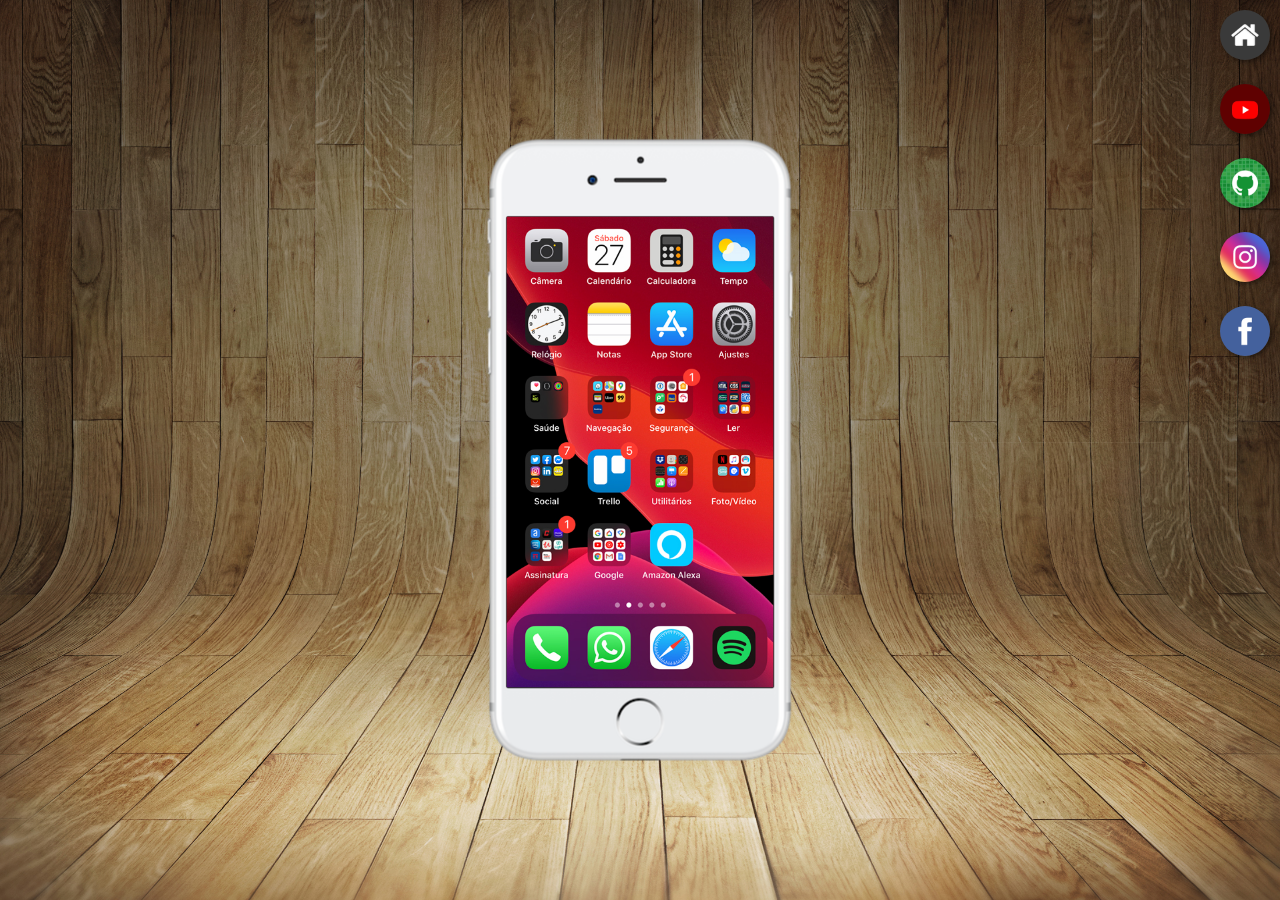
<file: index.html>
<!DOCTYPE html>
<html lang="pt-br">
<head>
    <meta charset="UTF-8">
    <meta http-equiv="X-UA-Compatible" content="IE=edge">
    <link rel="shortcut icon" href="favicon.ico" type="image/x-icon">
    <meta name="viewport" content="width=device-width, initial-scale=1.0">
    <link rel="stylesheet" href="estilos/style.css">
    <title>Projeto Redes Sociais</title>
</head>
<body>
    <main>
        <section id="telefone">
            <iframe src="home.html" name="tela" id="tela" frameborder="0"></iframe>
        </section>
        <section id="redes-sociais">
            <a href="home.html" target="tela"><img src="imagens/logo-home.jpg" alt="Home"></a><br>
            <a href="youtube.html" target="tela"><img src="imagens/logo-youtube.jpg" alt="YouTube"></a><br>
            <a href="github.html" target="tela"><img src="imagens/logo-github.jpg" alt="GitHub"></a><br>
            <a href="instagram.html" target="tela"><img src="imagens/logo-instagram.jpg" alt="Instagram"></a><br>
            <a href="facebook.html" target="tela"><img src="imagens/logo-facebook.jpg" alt="Facebook"></a>
        </section>
    </main>
</body>
</html>
</file>
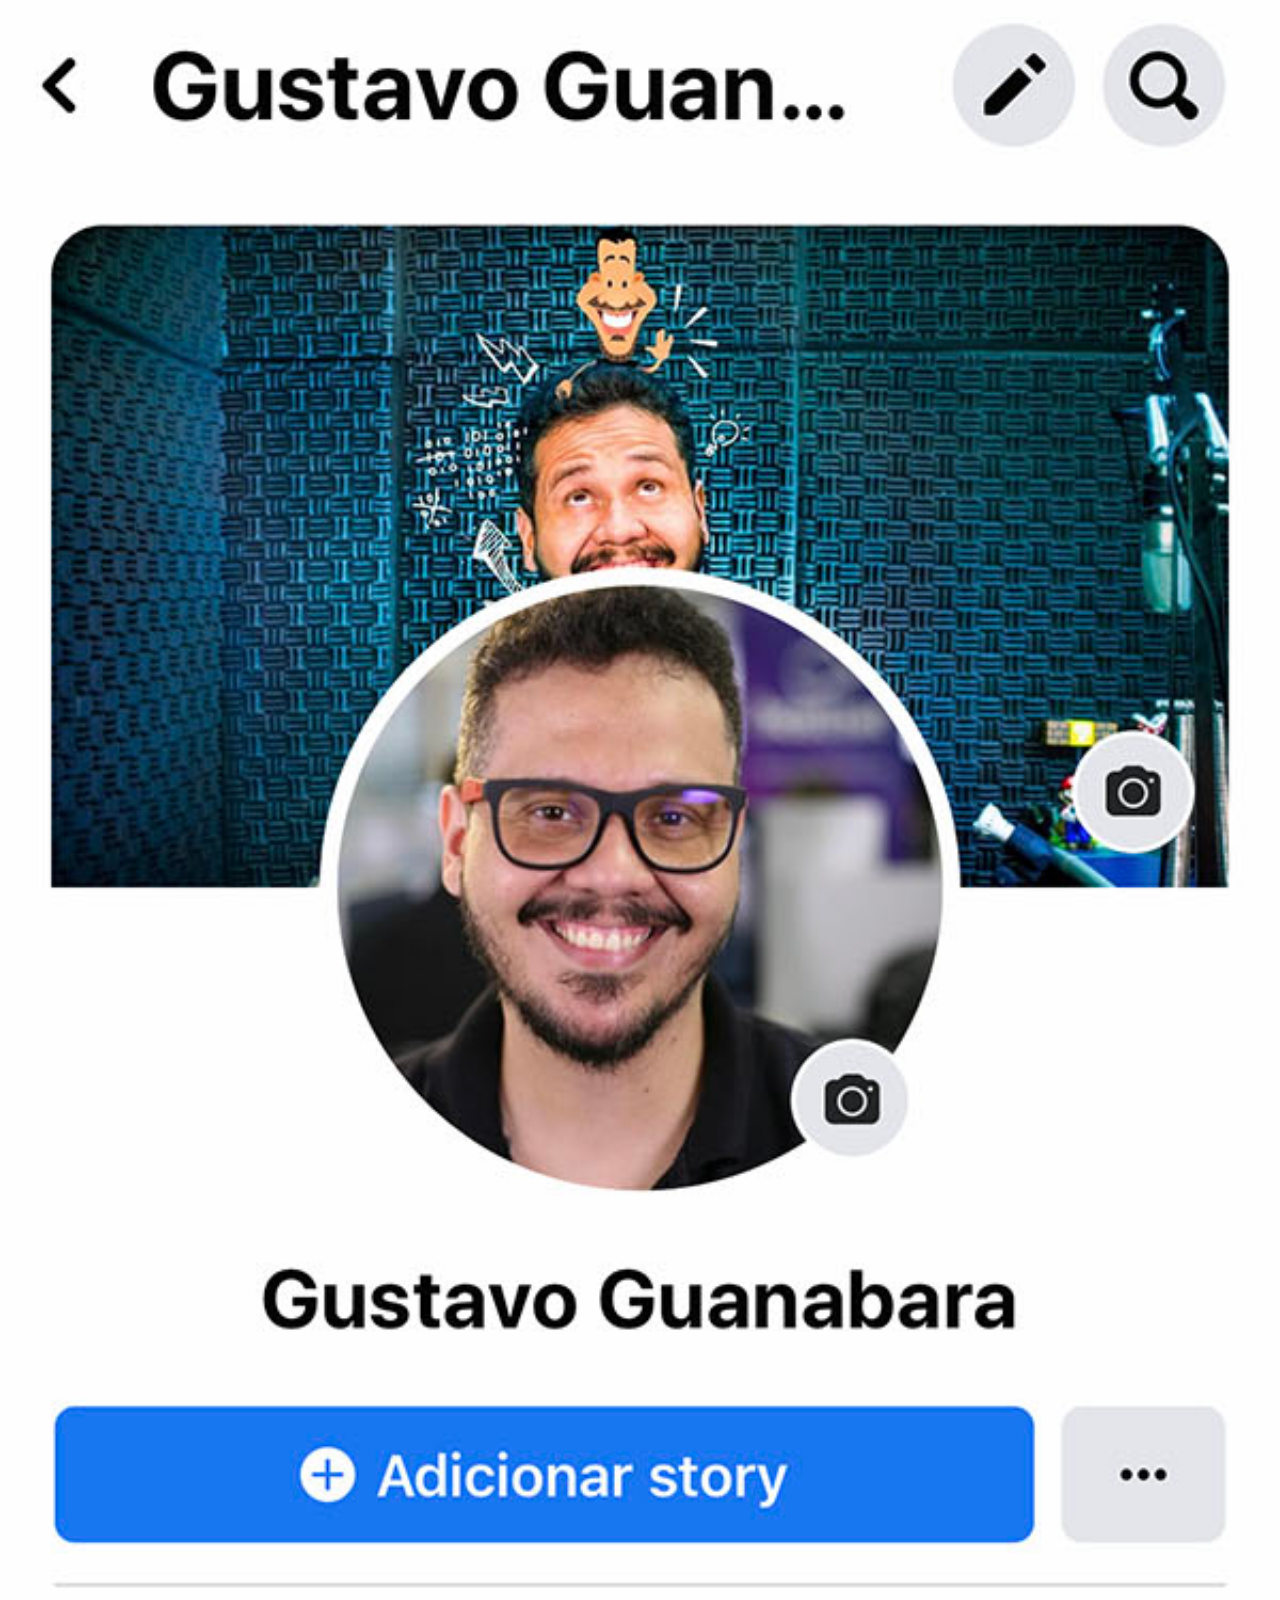
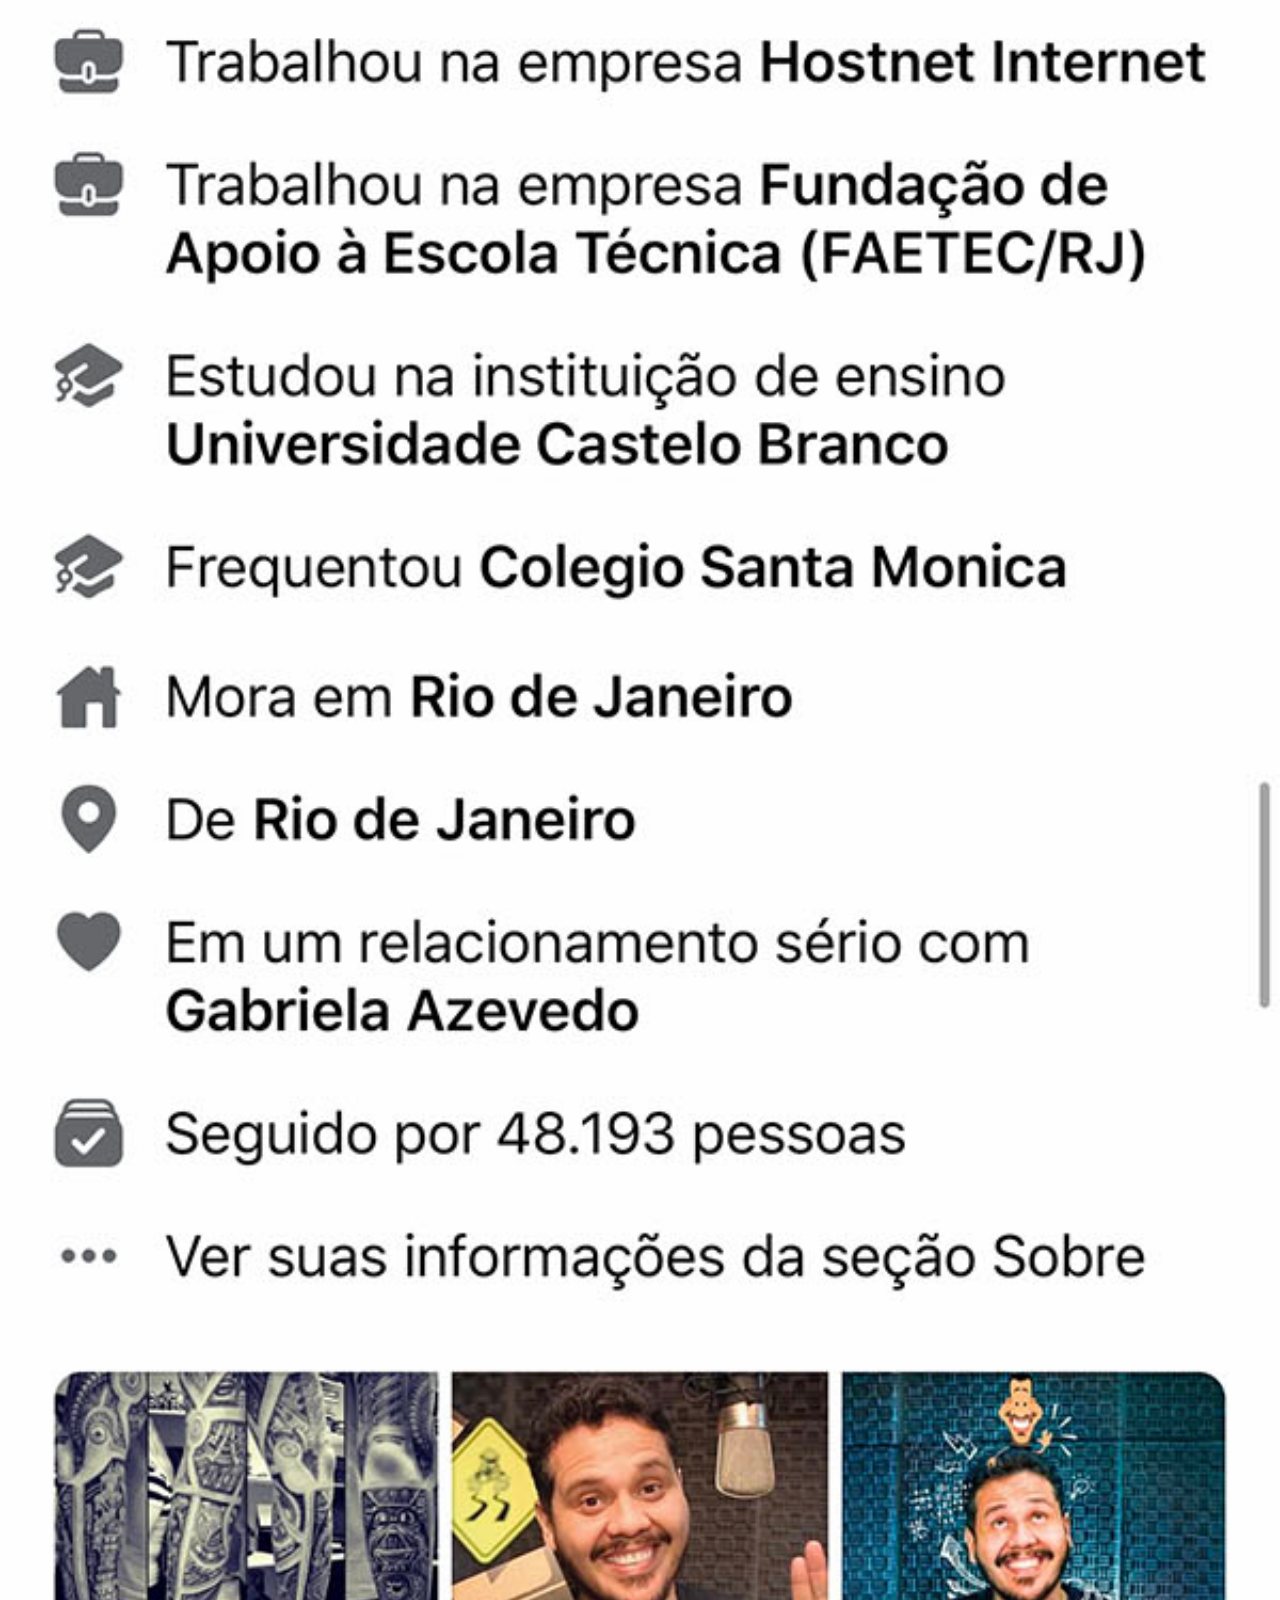
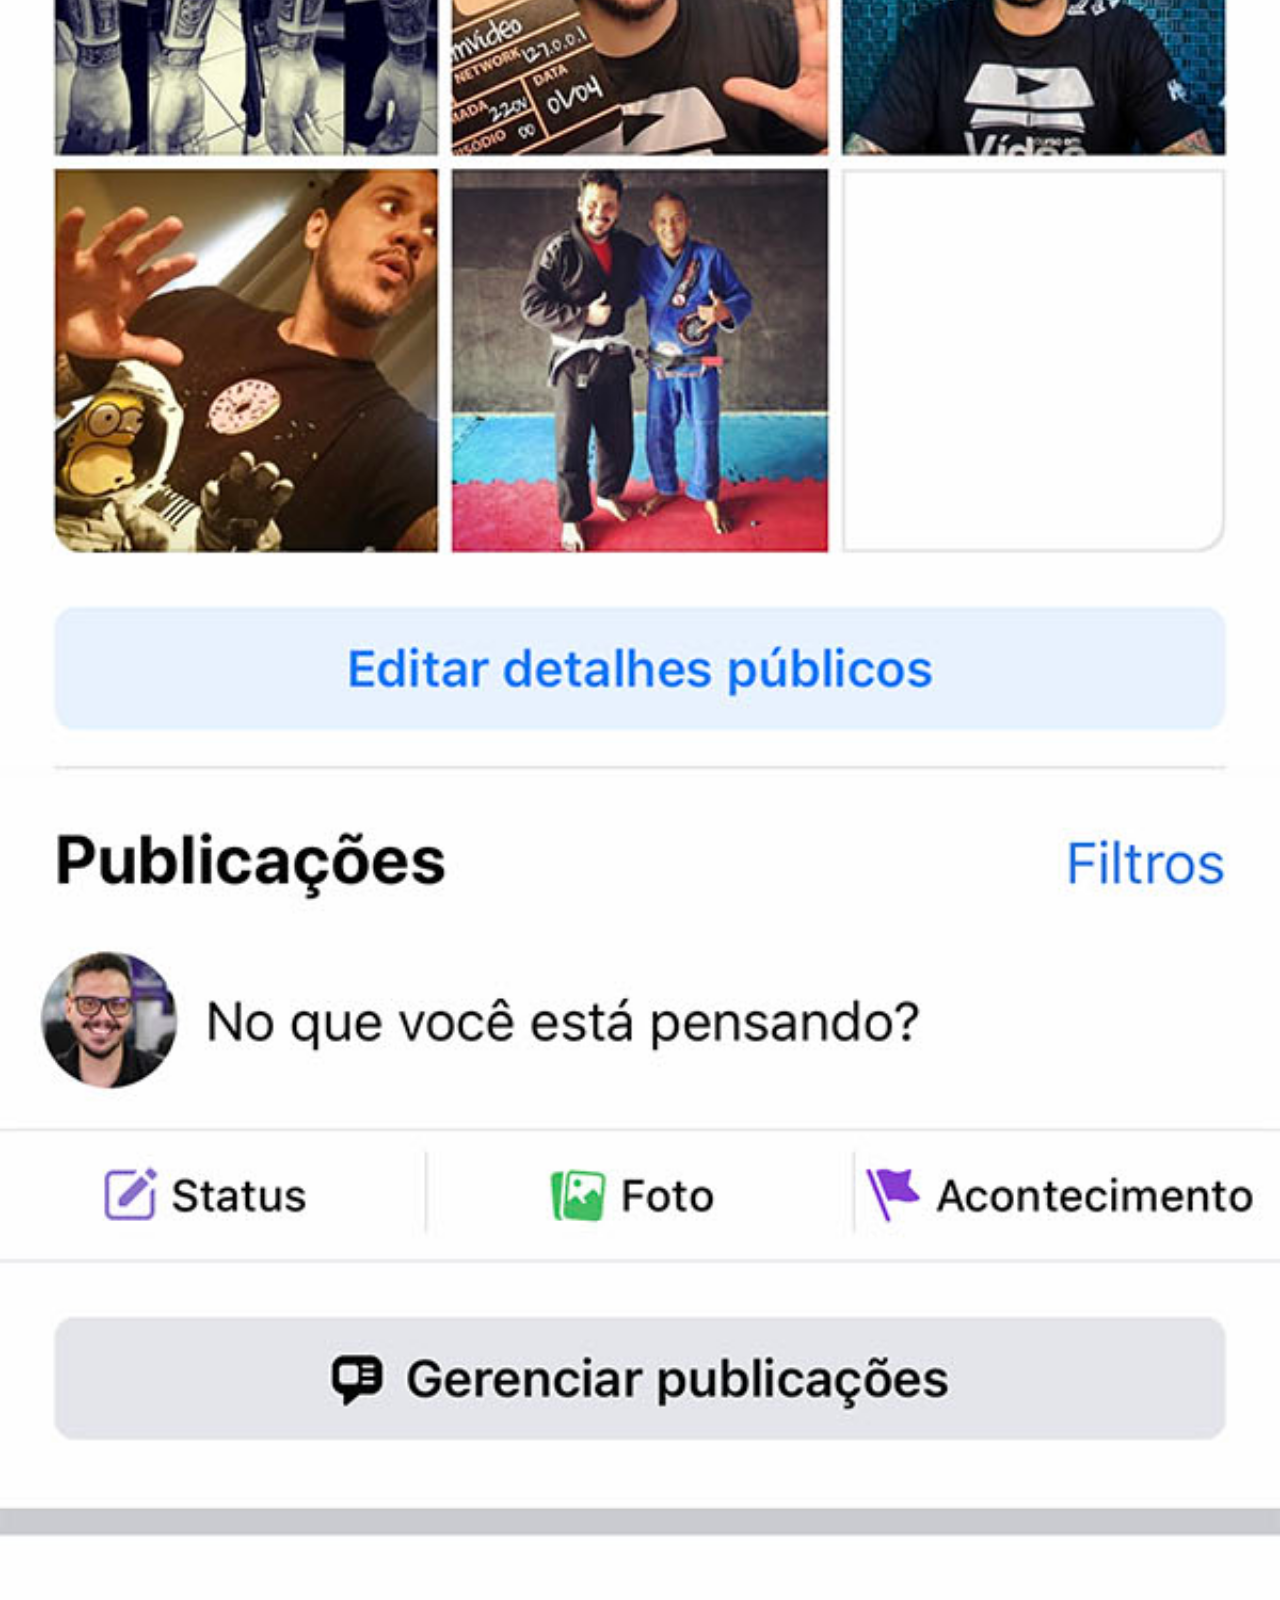
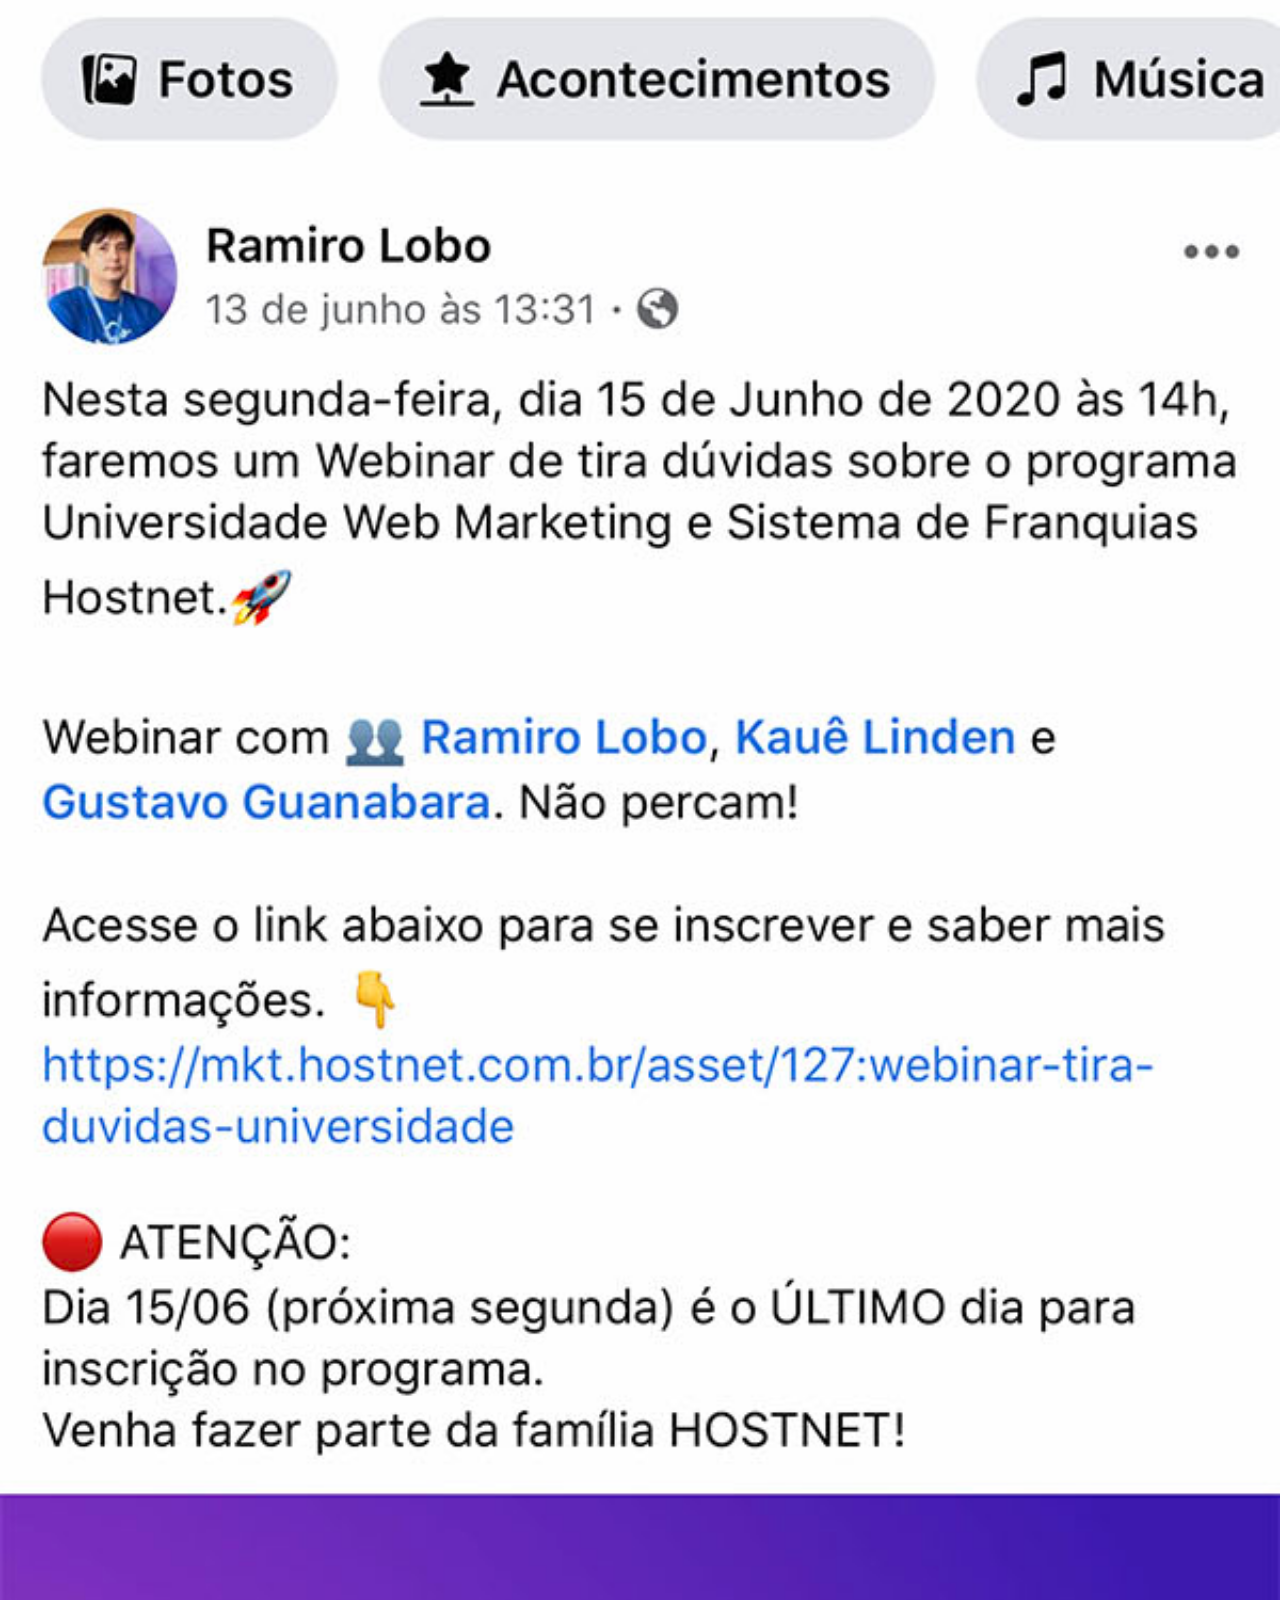
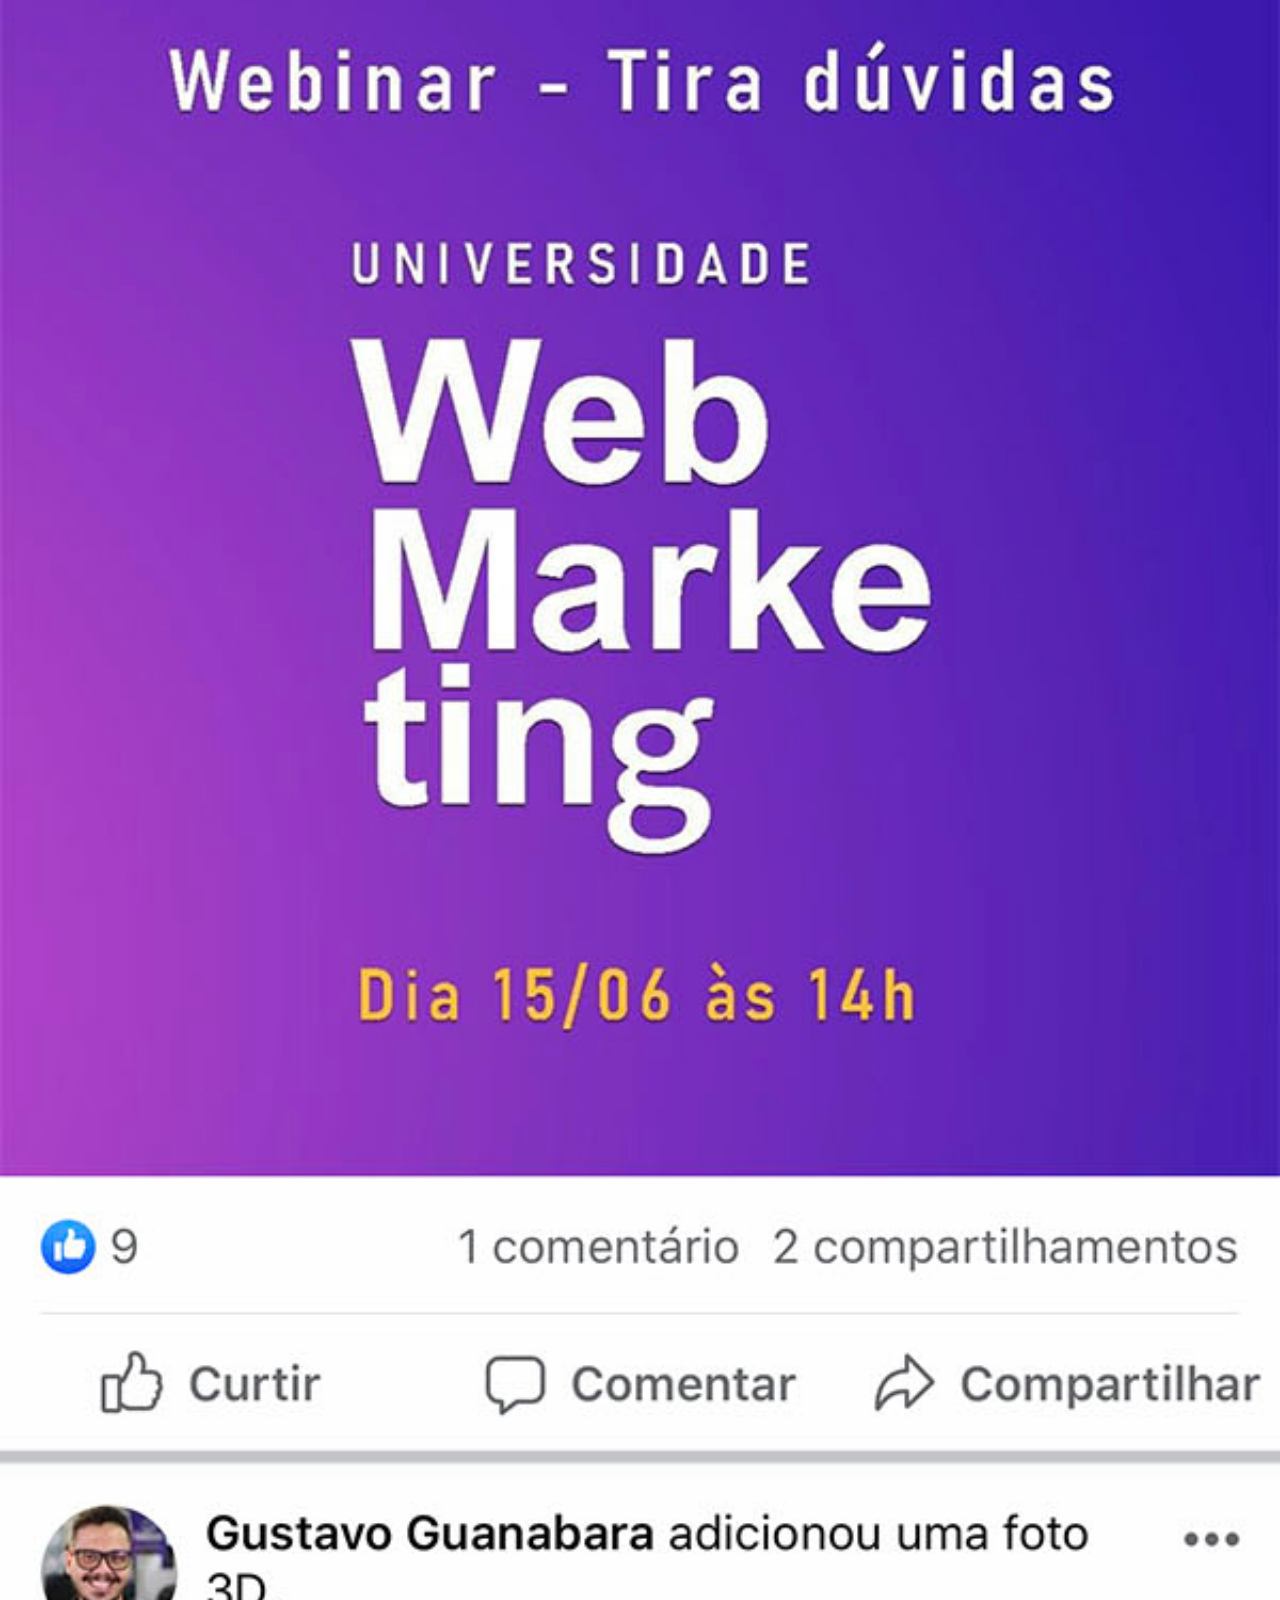
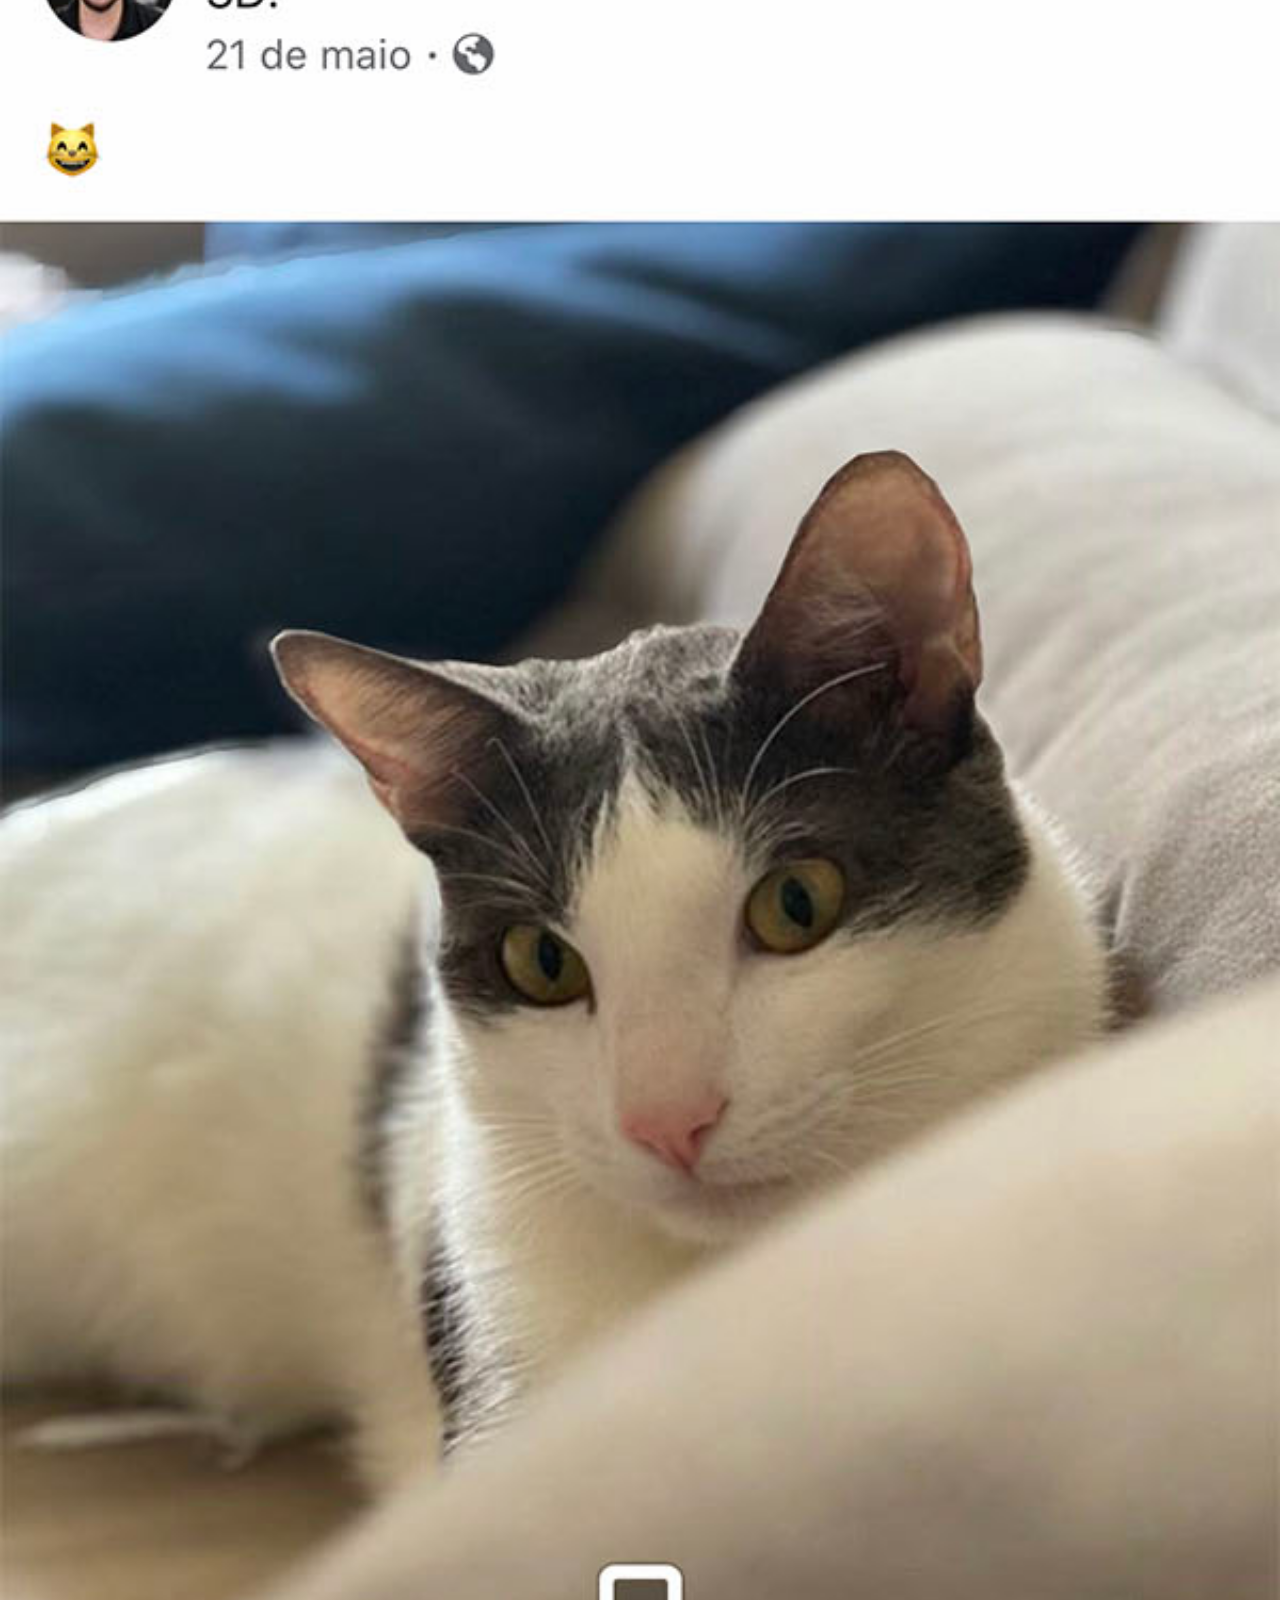
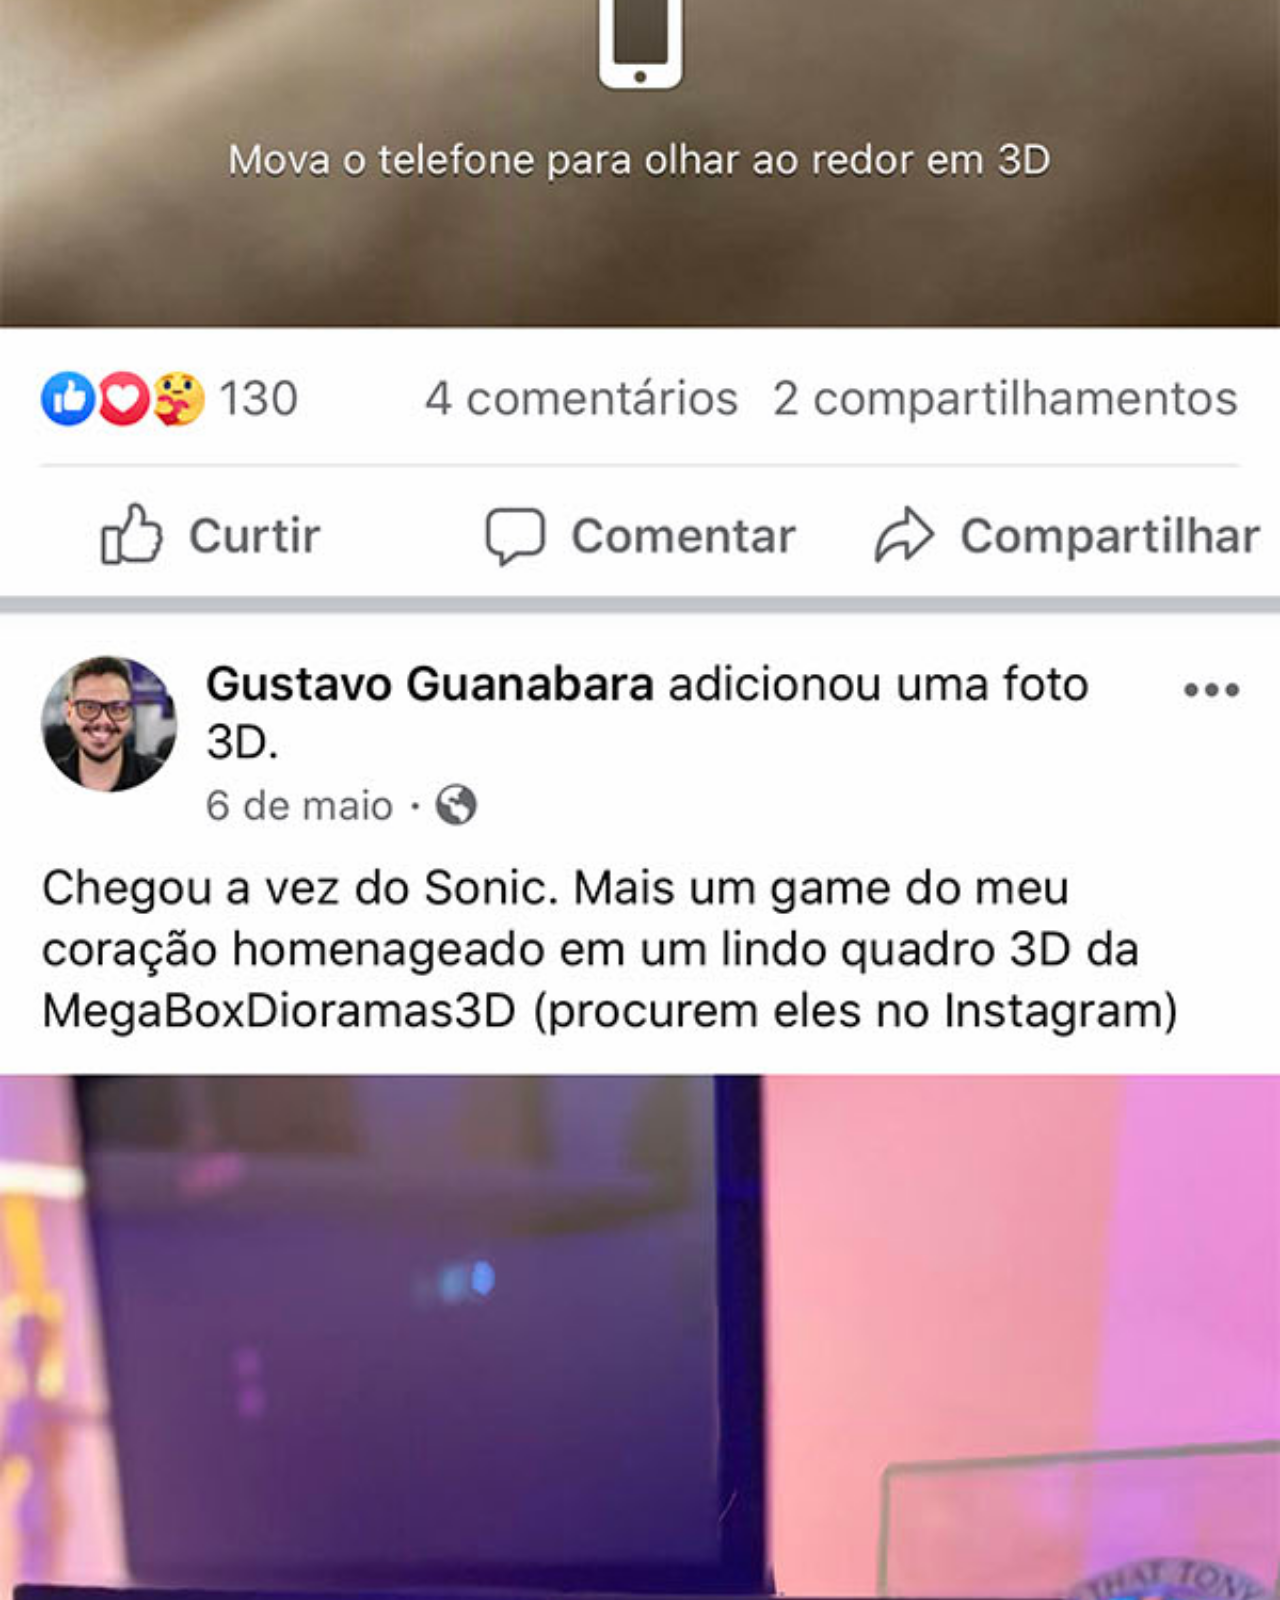
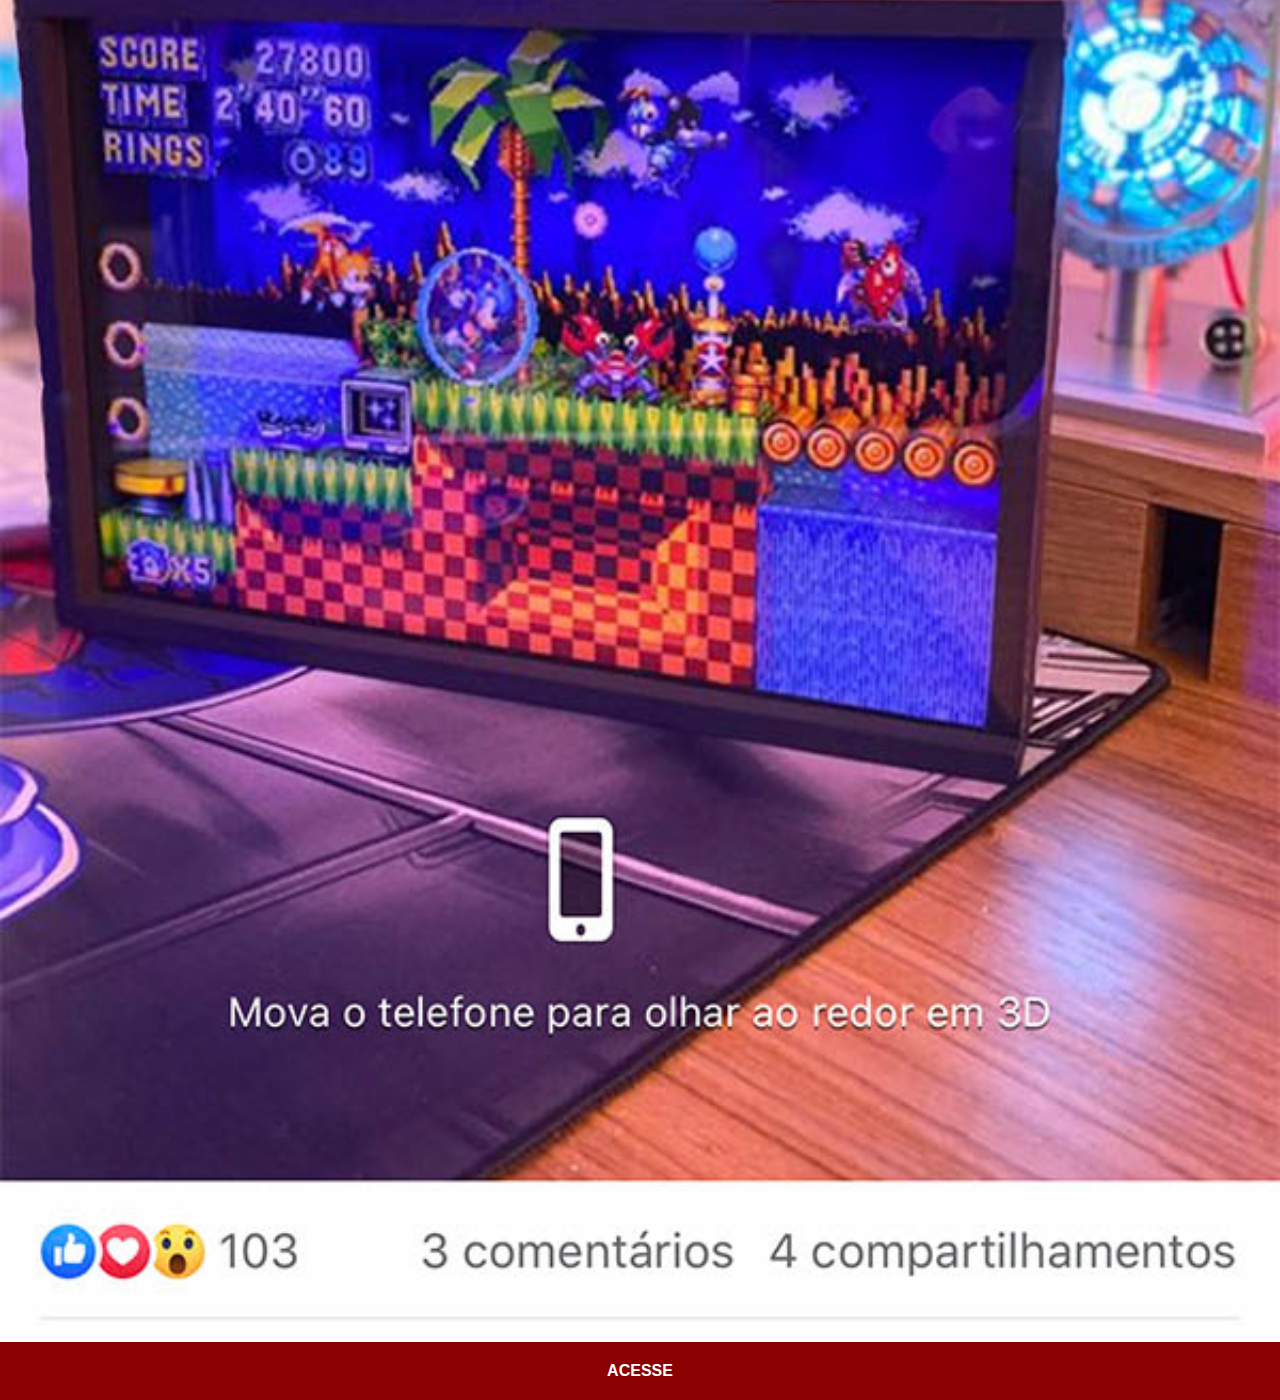
<file: facebook.html>
<!DOCTYPE html>
<html lang="pt-br">
<head>
    <meta charset="UTF-8">
    <meta http-equiv="X-UA-Compatible" content="IE=edge">
    <meta name="viewport" content="width=device-width, initial-scale=1.0">
    <title>Facebook</title>
    <link rel="stylesheet" href="estilos/social.css">
</head>
<body>
    <img src="imagens/tela-facebook.jpg" alt="Facebook">
    <a href="#" target="_blank">ACESSE</a>
</body>
</html>
</file>
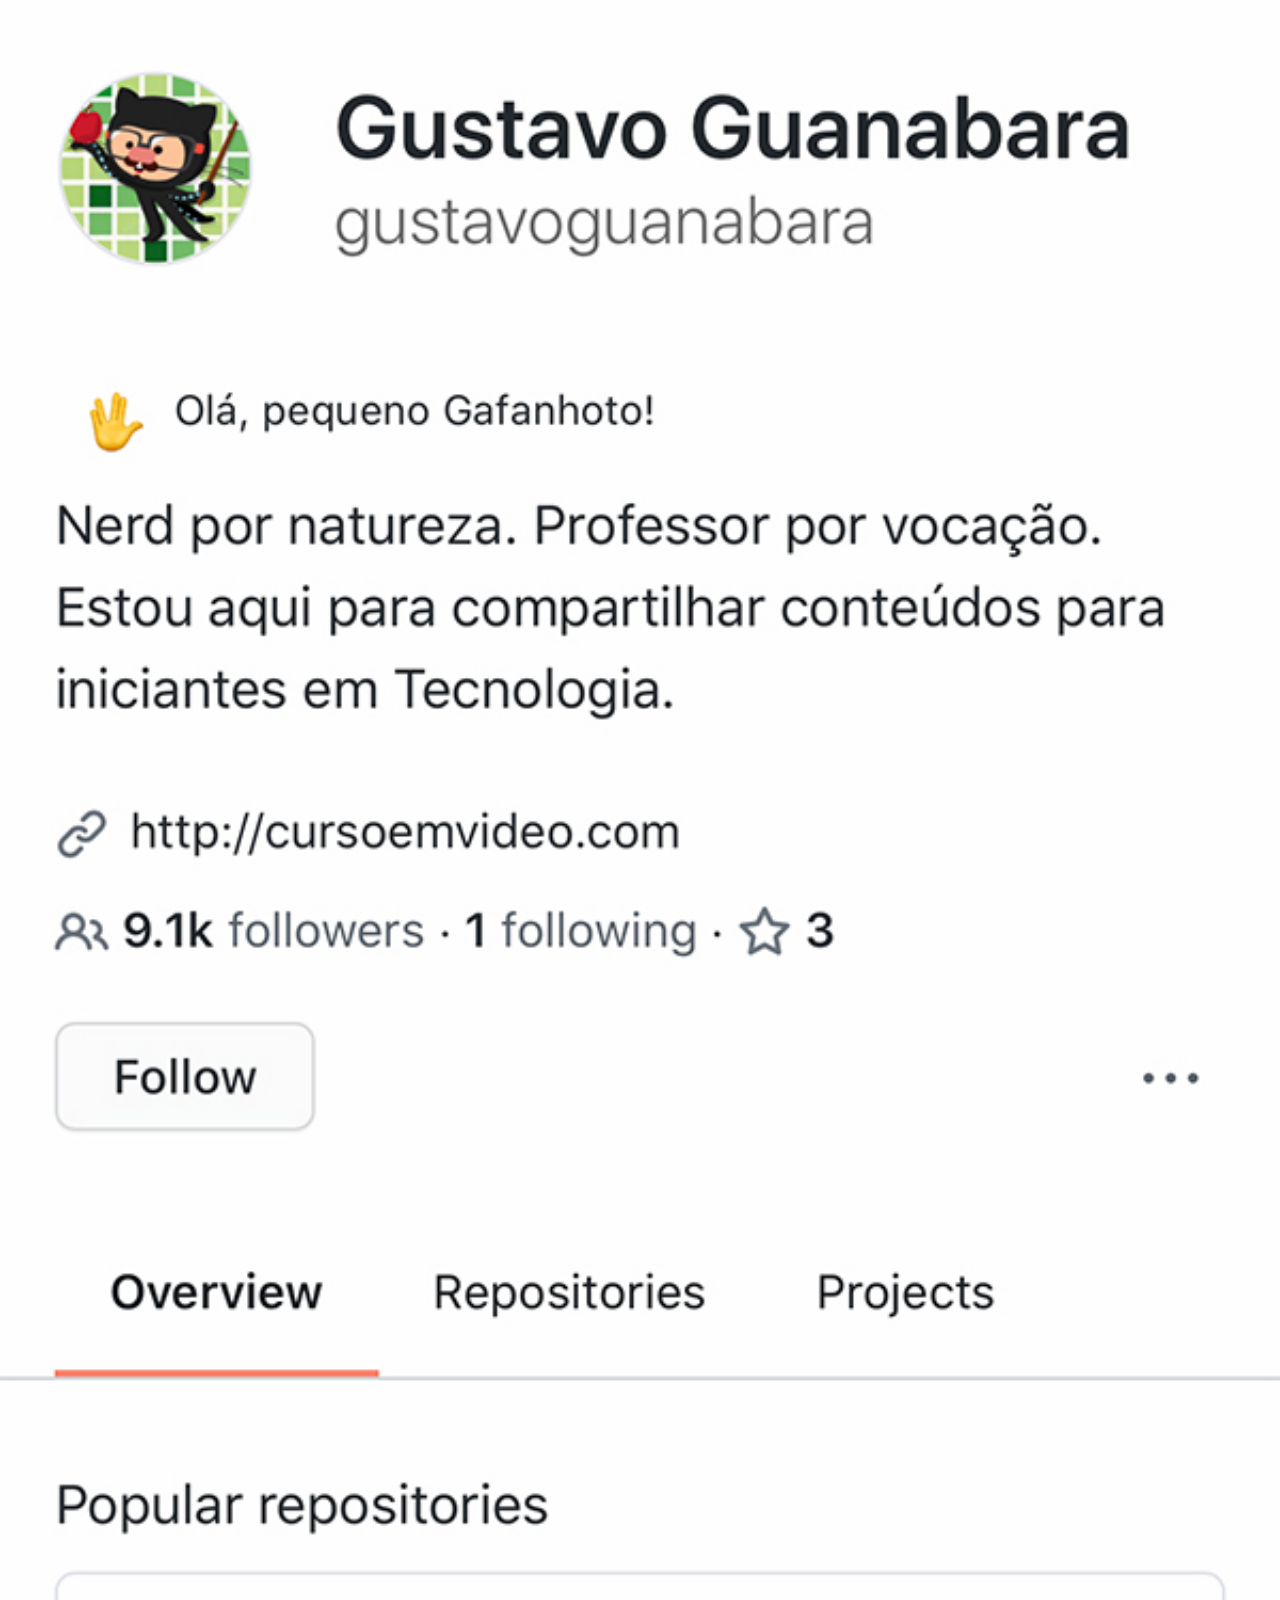
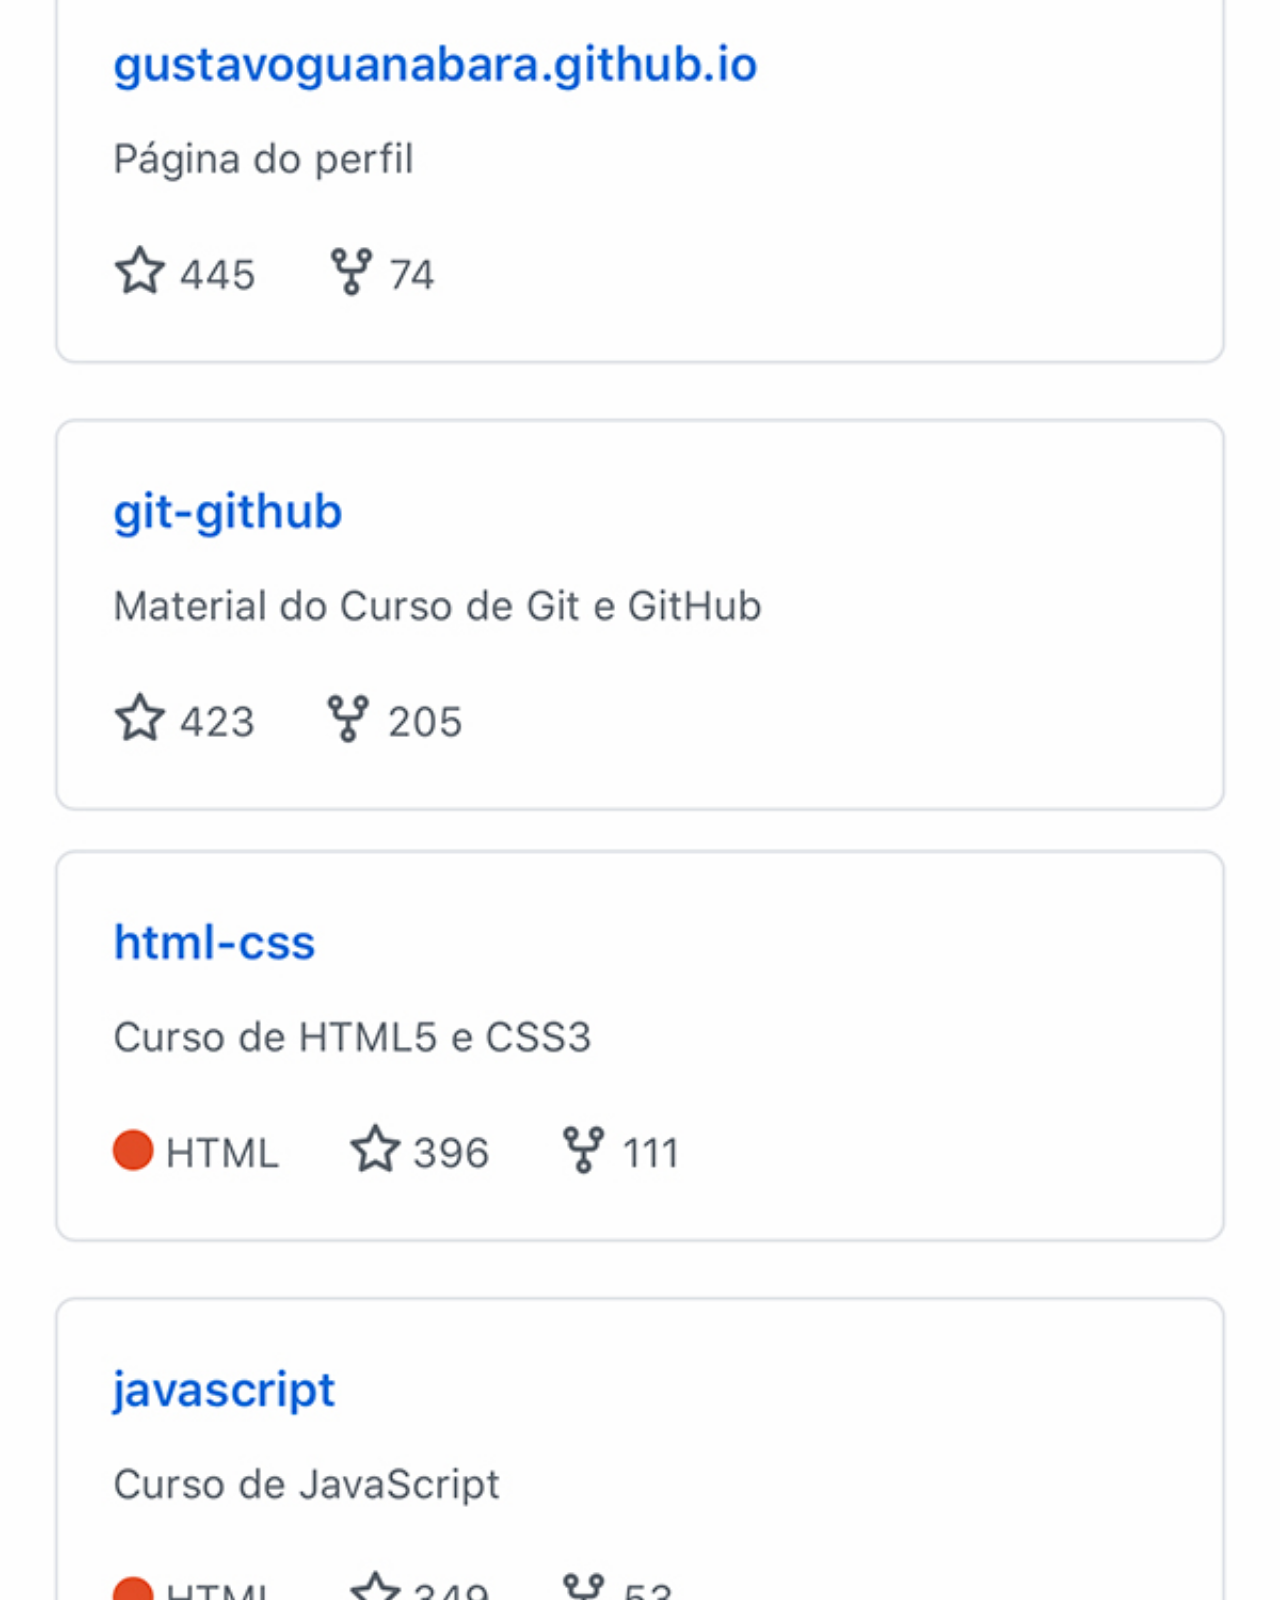
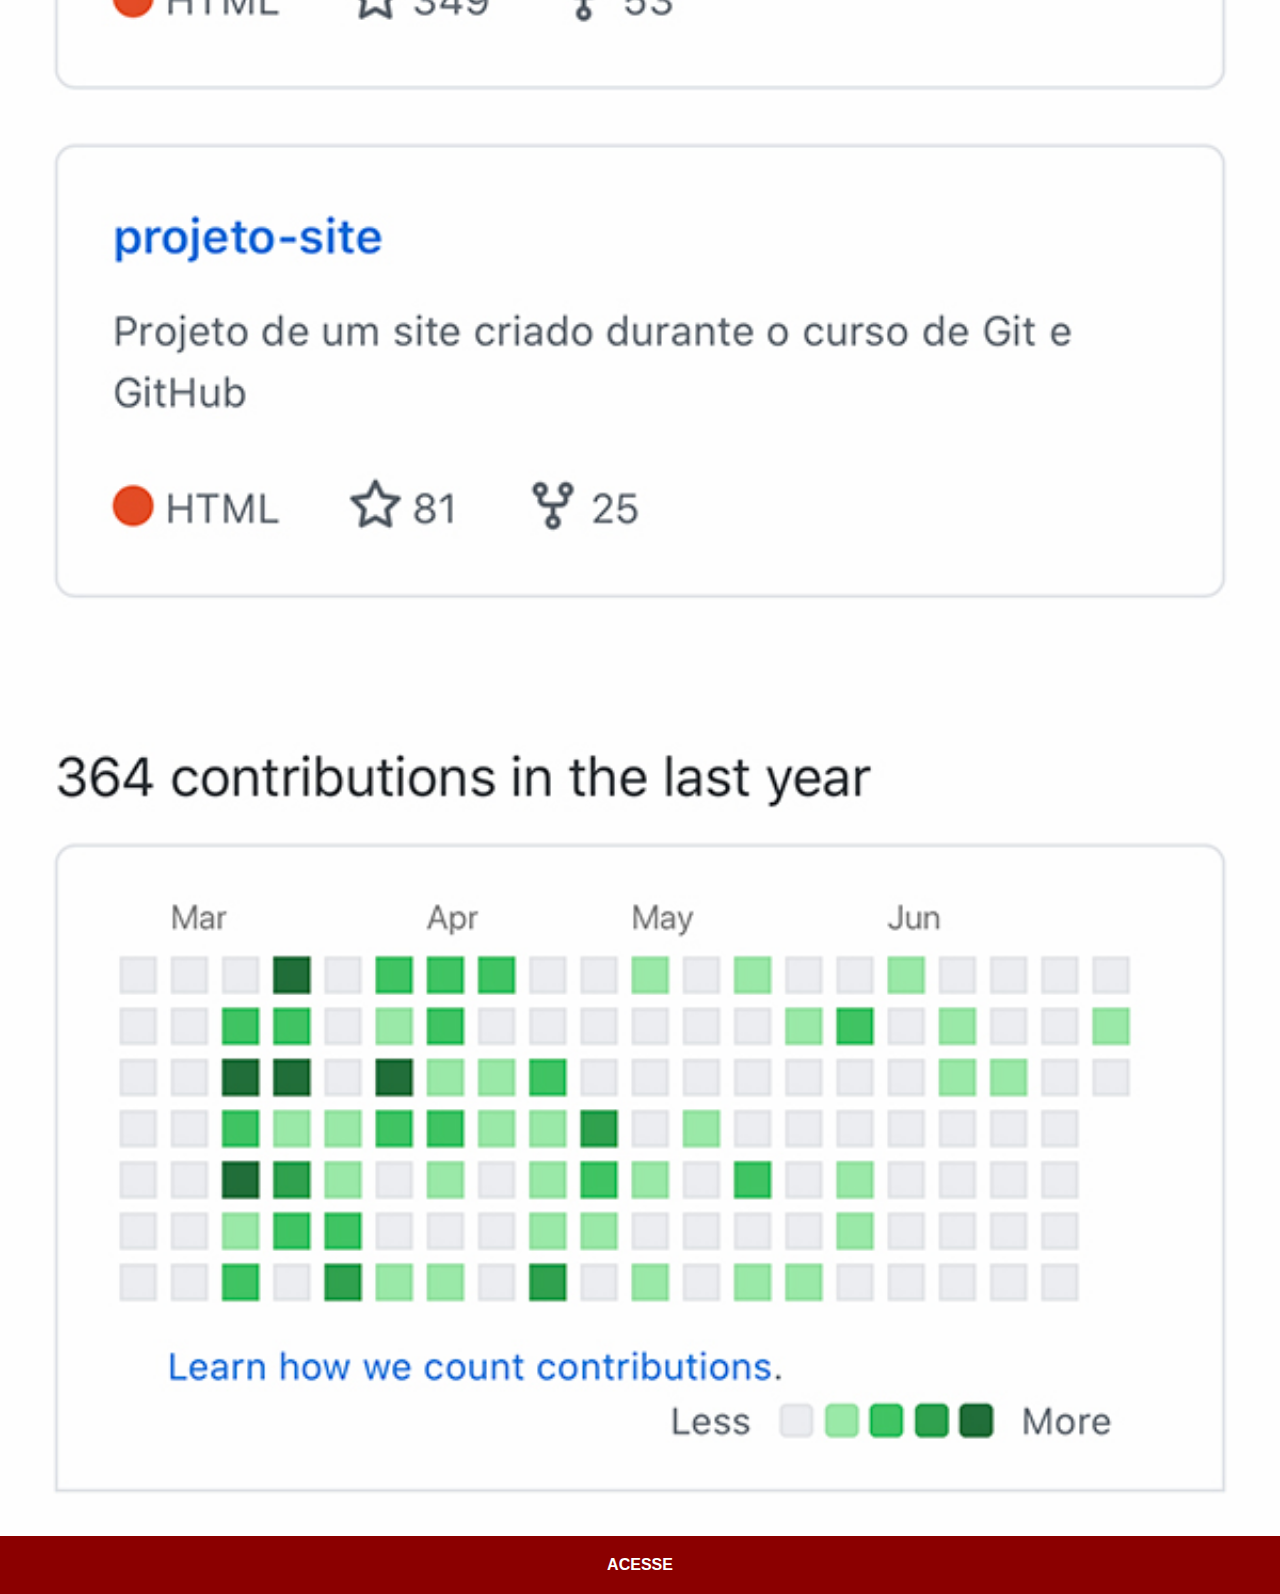
<file: github.html>
<!DOCTYPE html>
<html lang="pt-br">
<head>
    <meta charset="UTF-8">
    <meta http-equiv="X-UA-Compatible" content="IE=edge">
    <meta name="viewport" content="width=device-width, initial-scale=1.0">
    <title>GitHub</title>
    <link rel="stylesheet" href="estilos/social.css">
</head>
<body>
    <img src="imagens/tela-github.jpg" alt="GitHub">
    <a href="https://gustavoguanabara.github.io/" target="_blank">ACESSE</a>
</body>
</html>
</file>
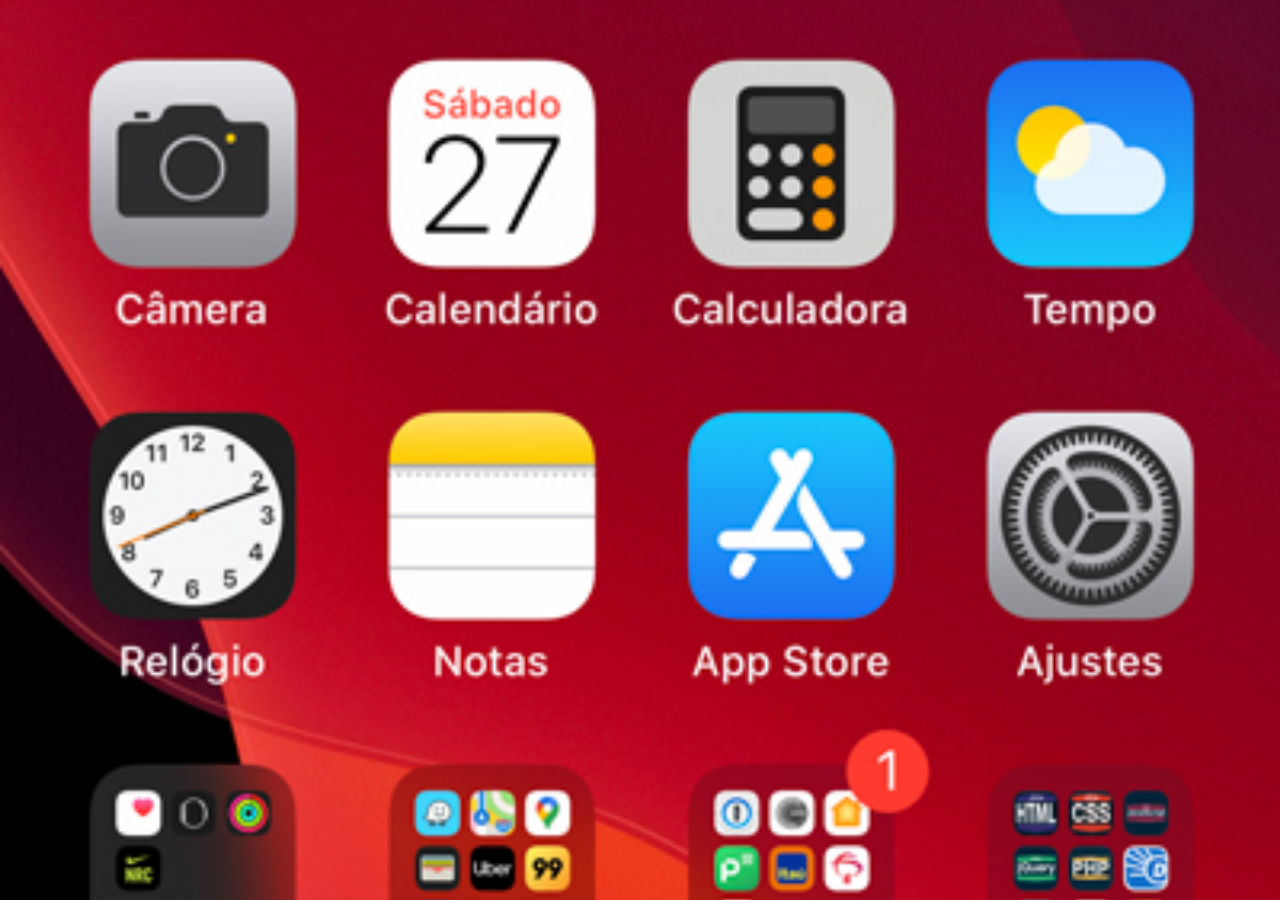
<file: home.html>
<!DOCTYPE html>
<html lang="pt-br">
<head>
    <meta charset="UTF-8">
    <meta http-equiv="X-UA-Compatible" content="IE=edge">
    <meta name="viewport" content="width=device-width, initial-scale=1.0">
    <title>Home</title>
</head>
<style>
    * {
        margin: 0px;
        padding: 0px;
    }

    body {
        width: 100vw;
        height: 100vh;
        background: black url('imagens/tela-home.jpg') no-repeat top center;
        background-size: cover;
    }
</style>
<body>
    
</body>
</html>
</file>
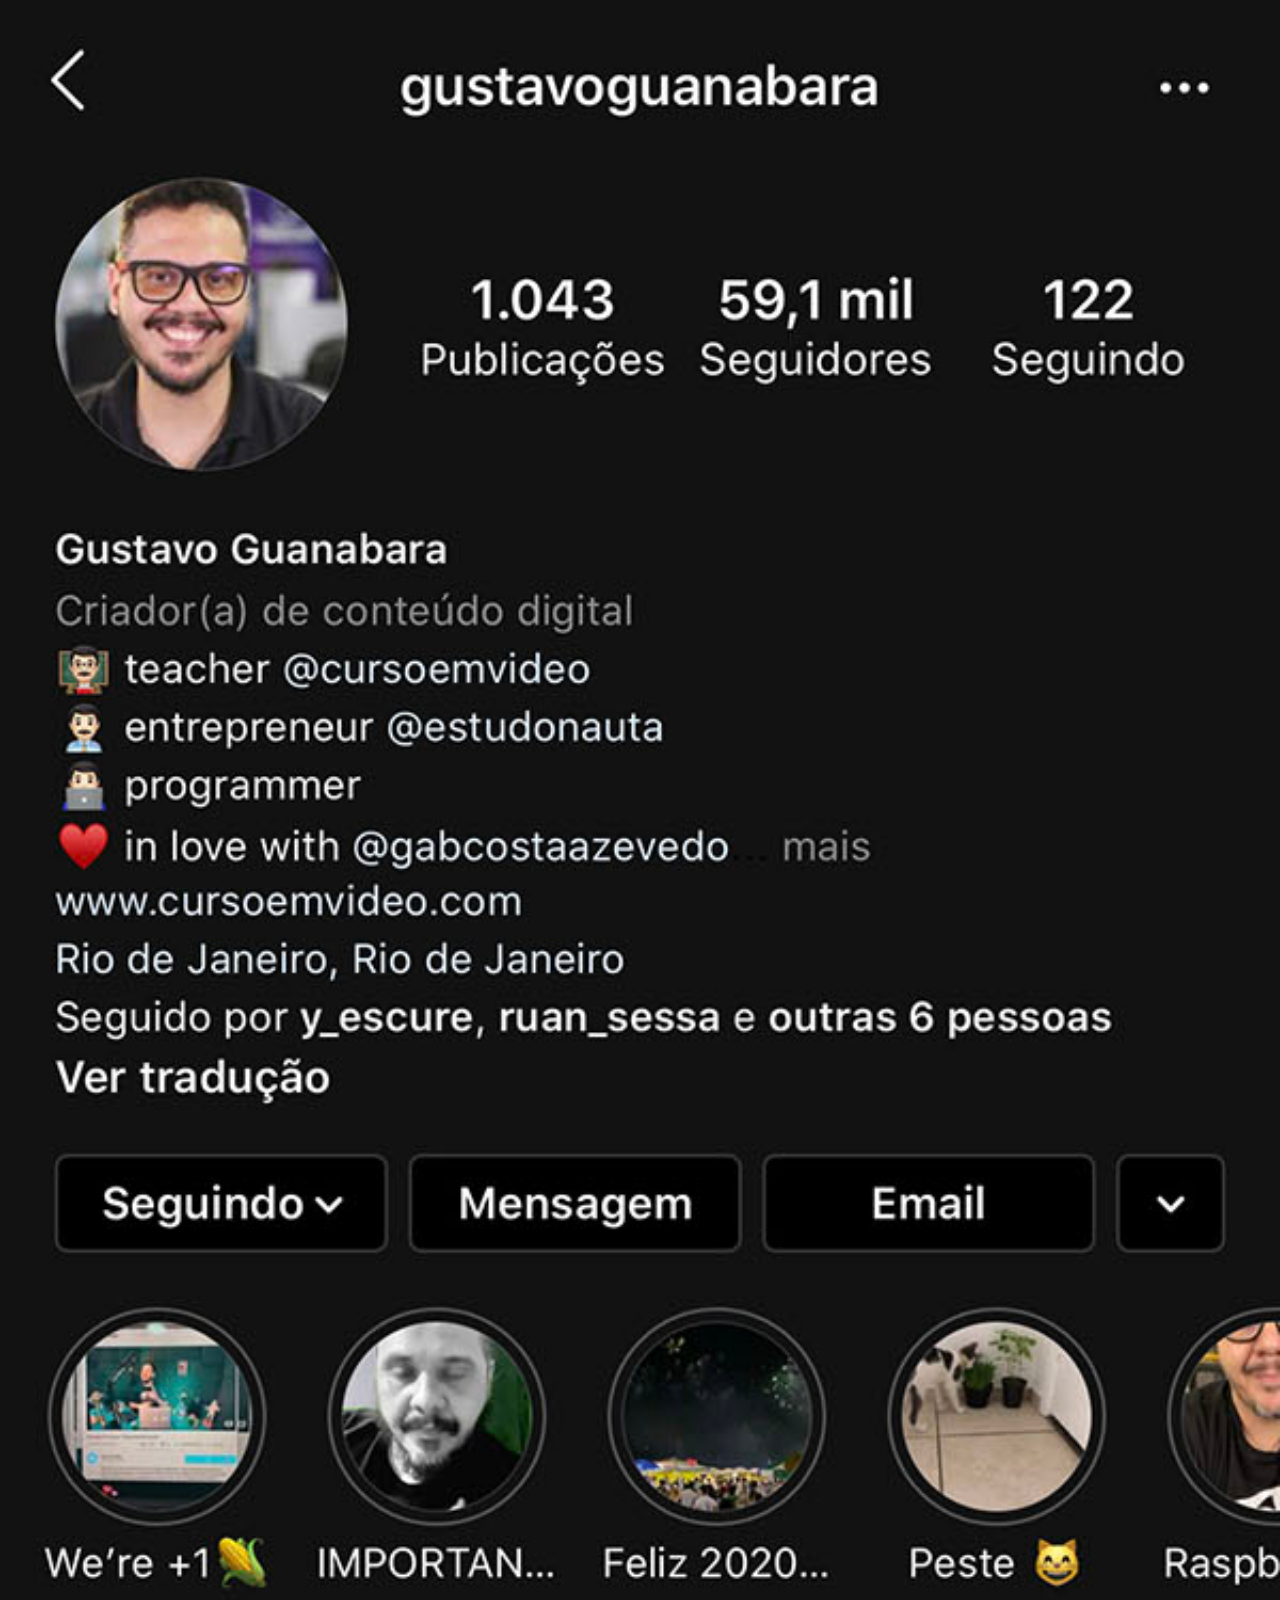
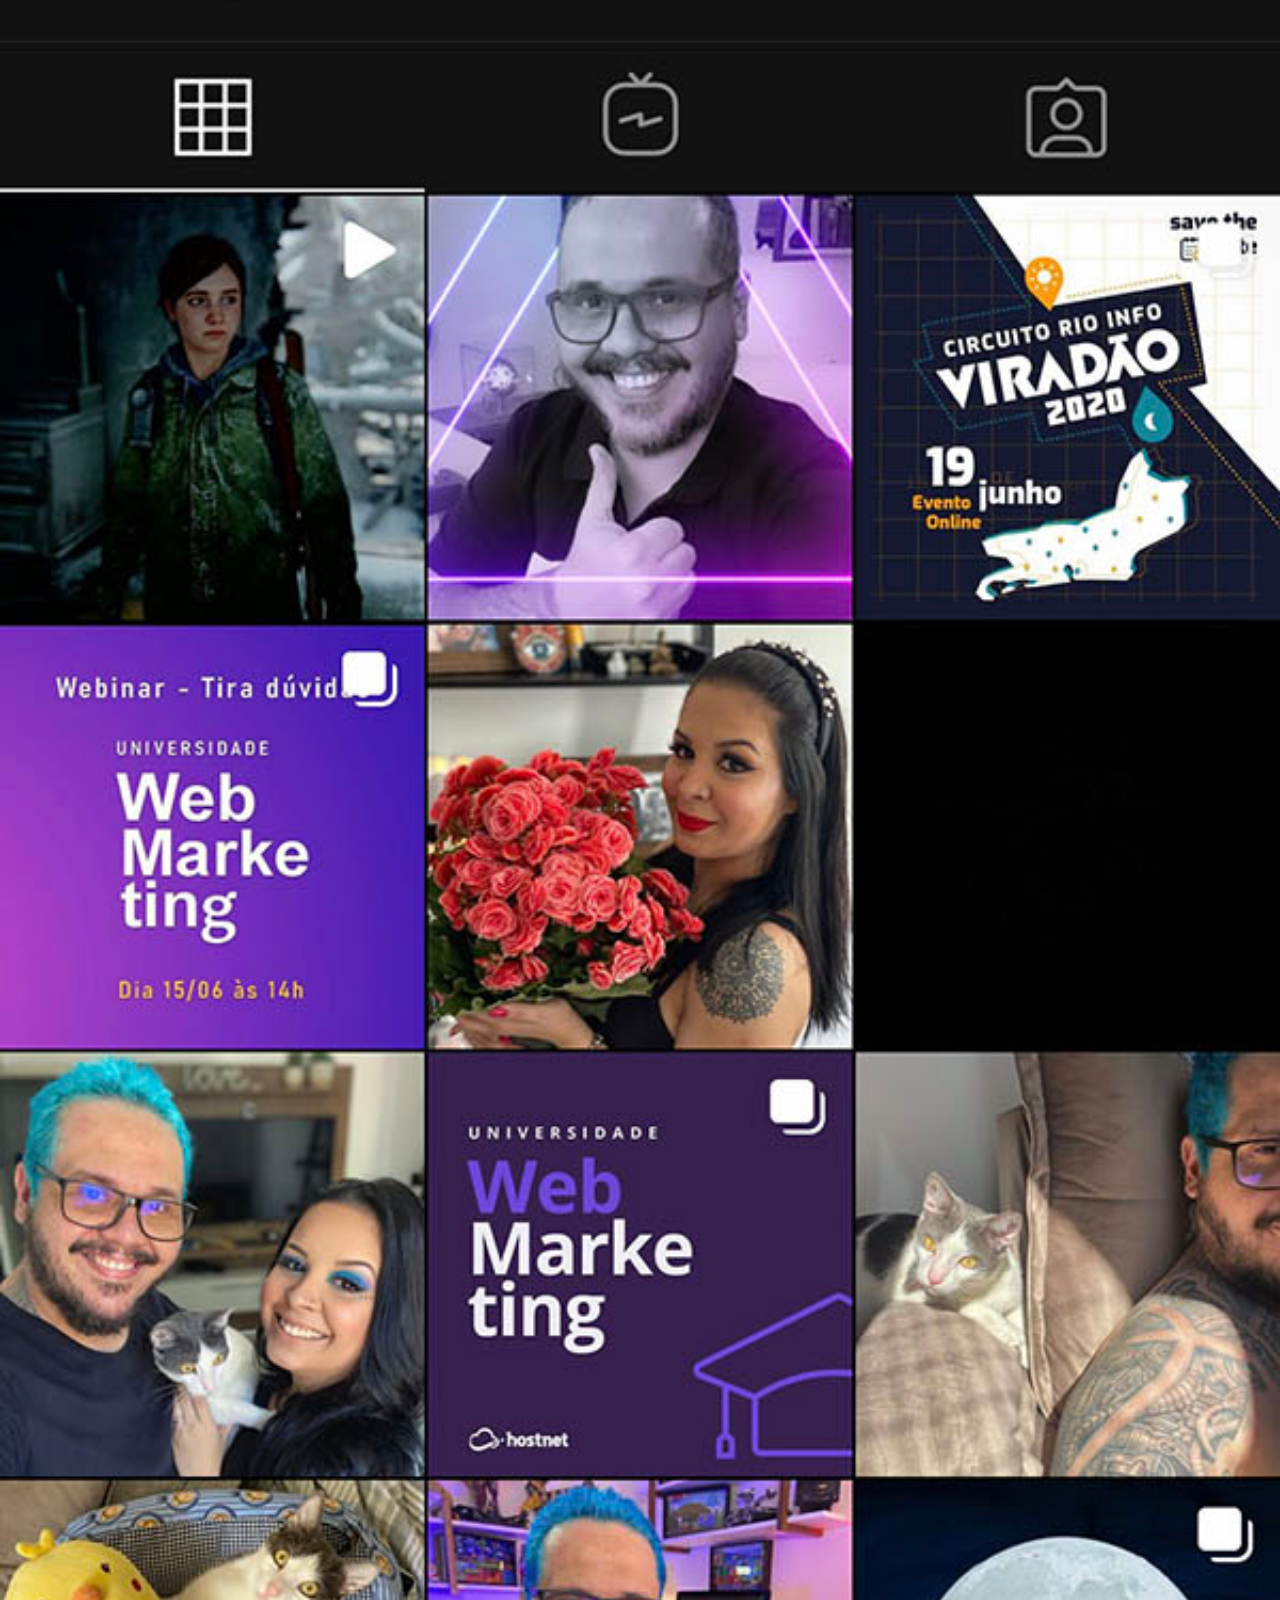
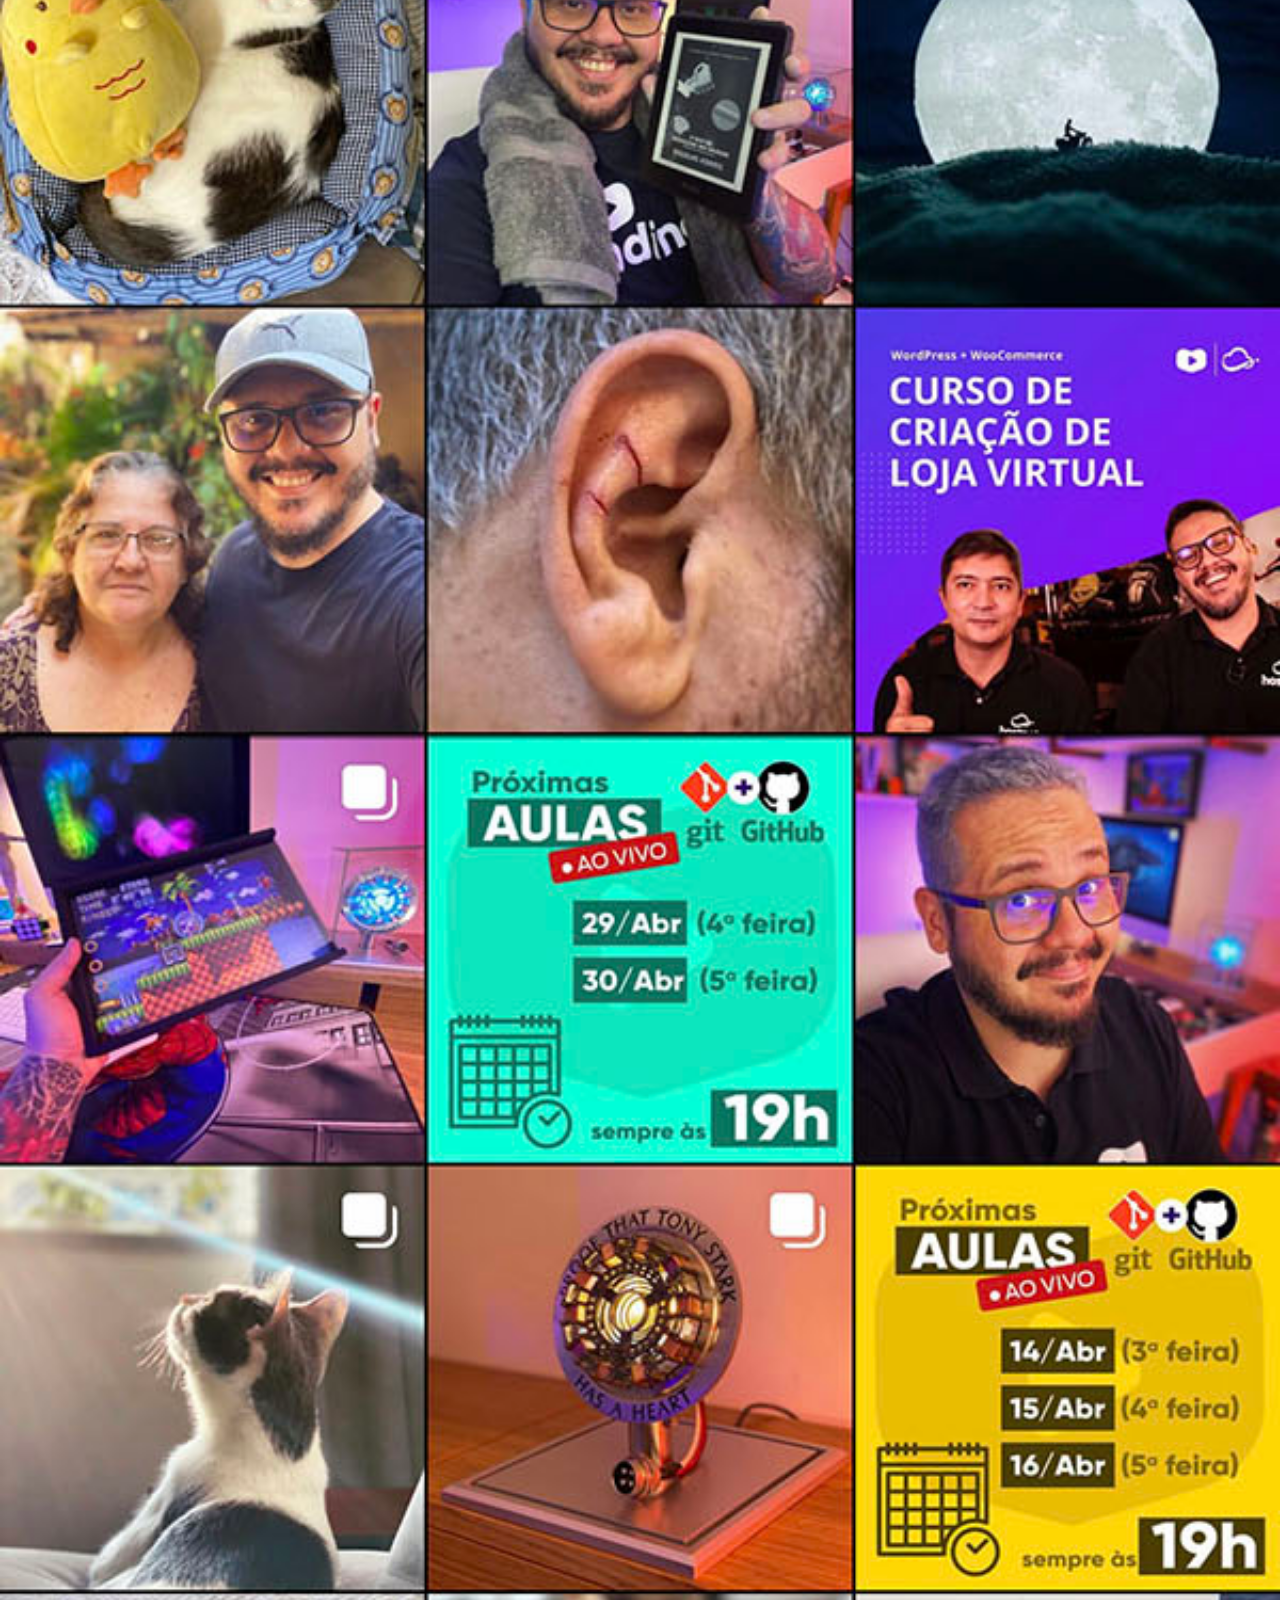
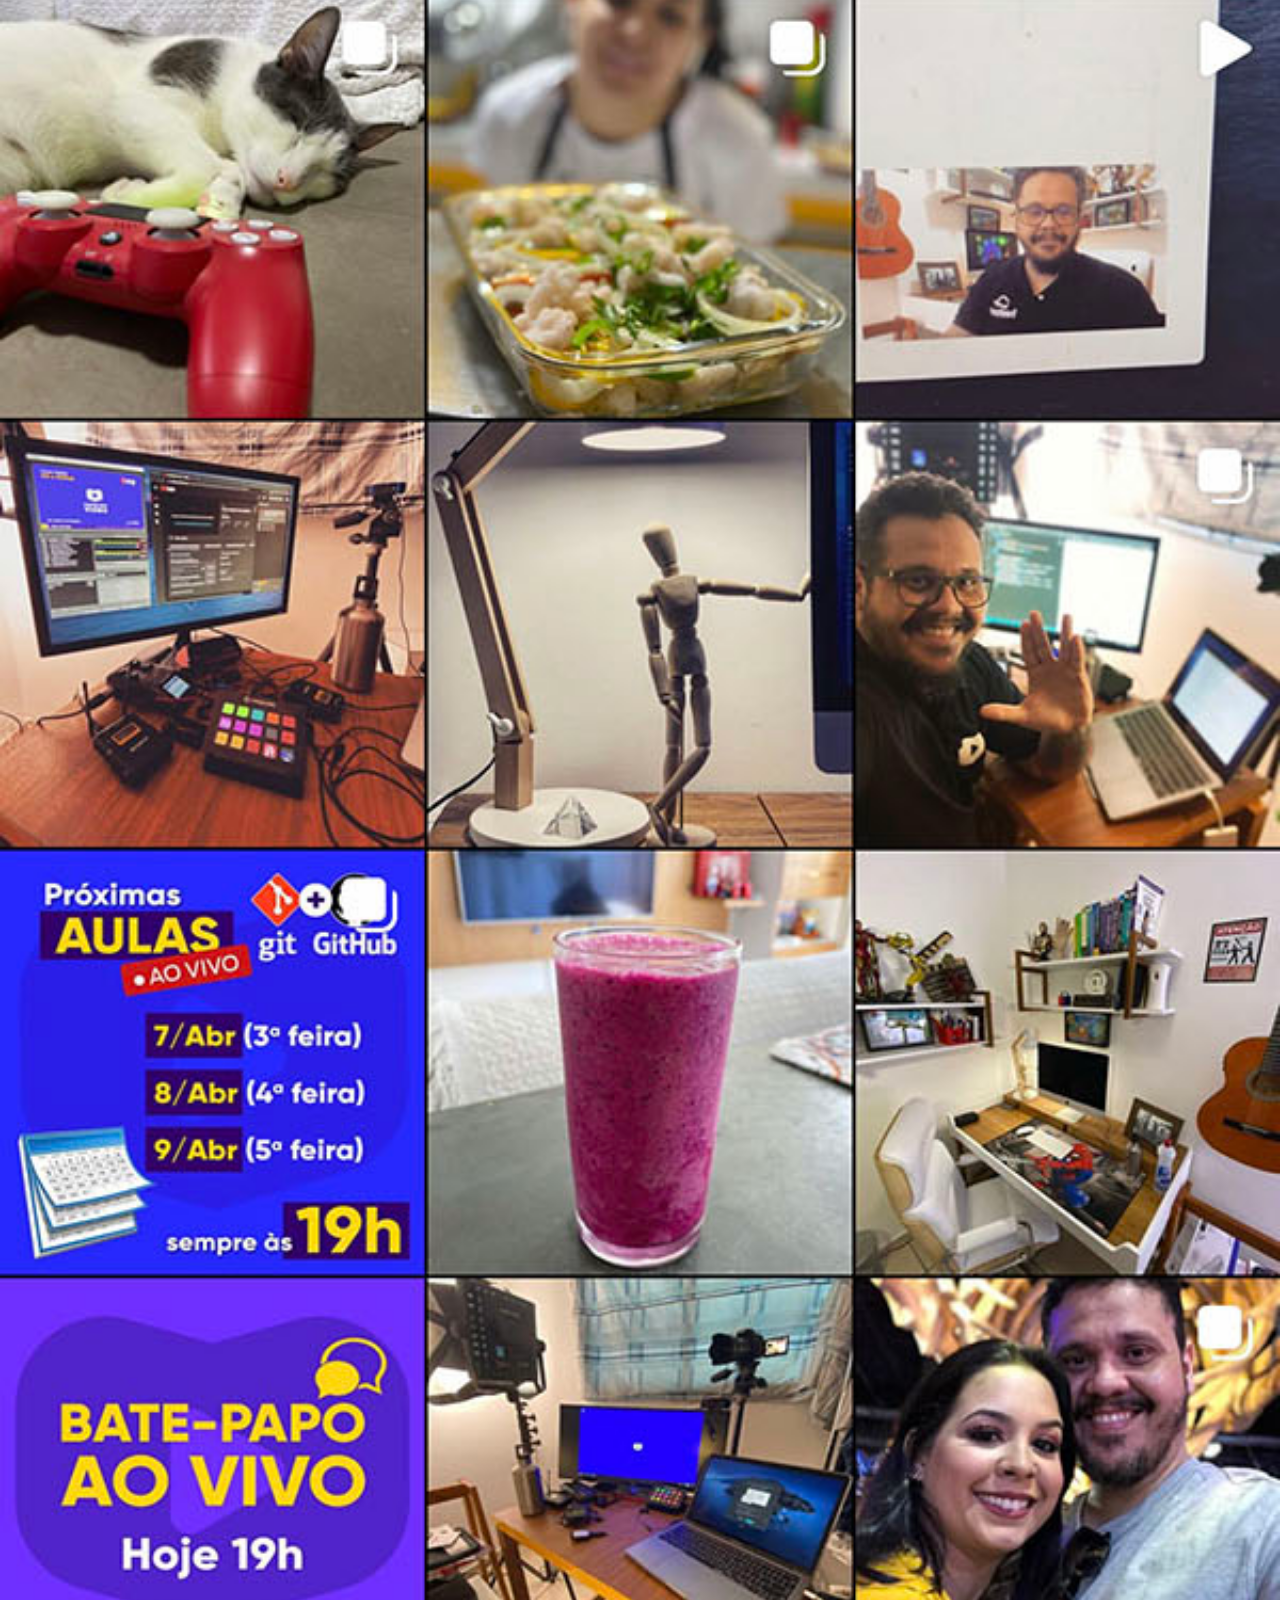
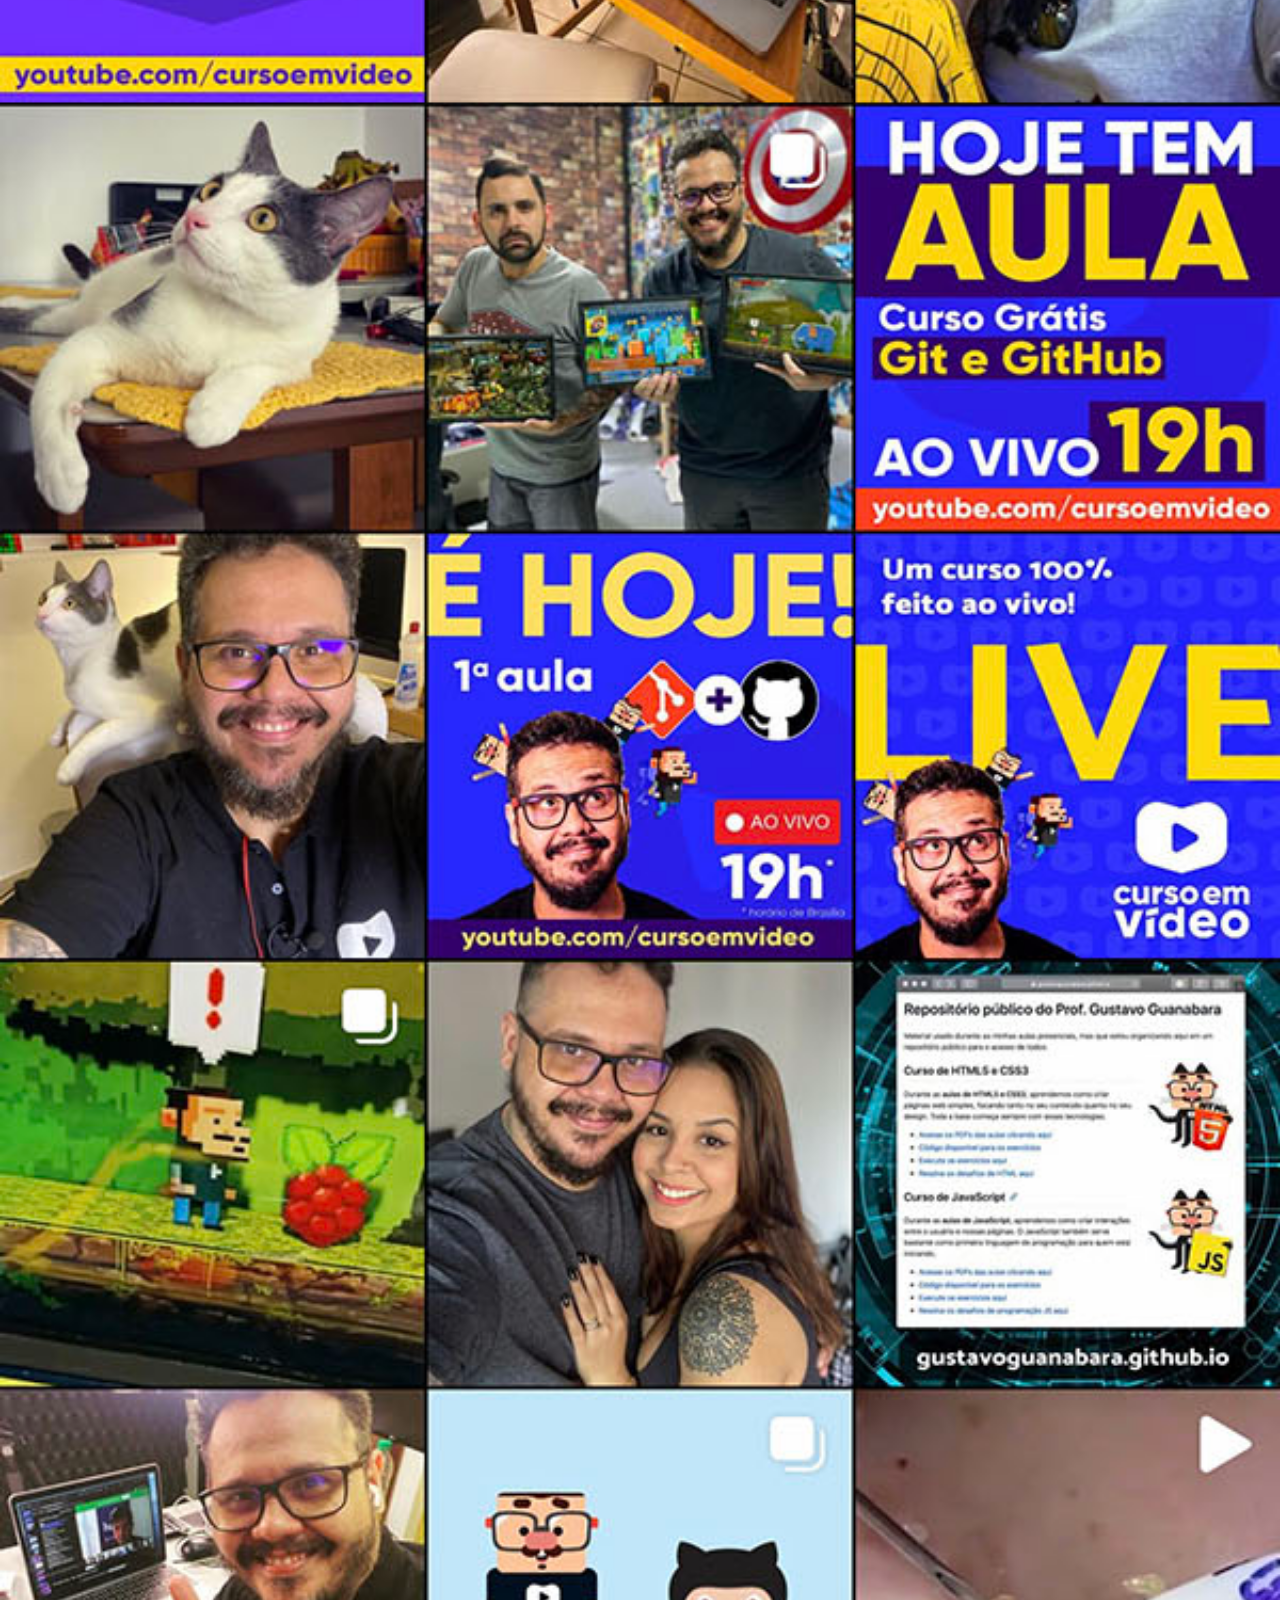
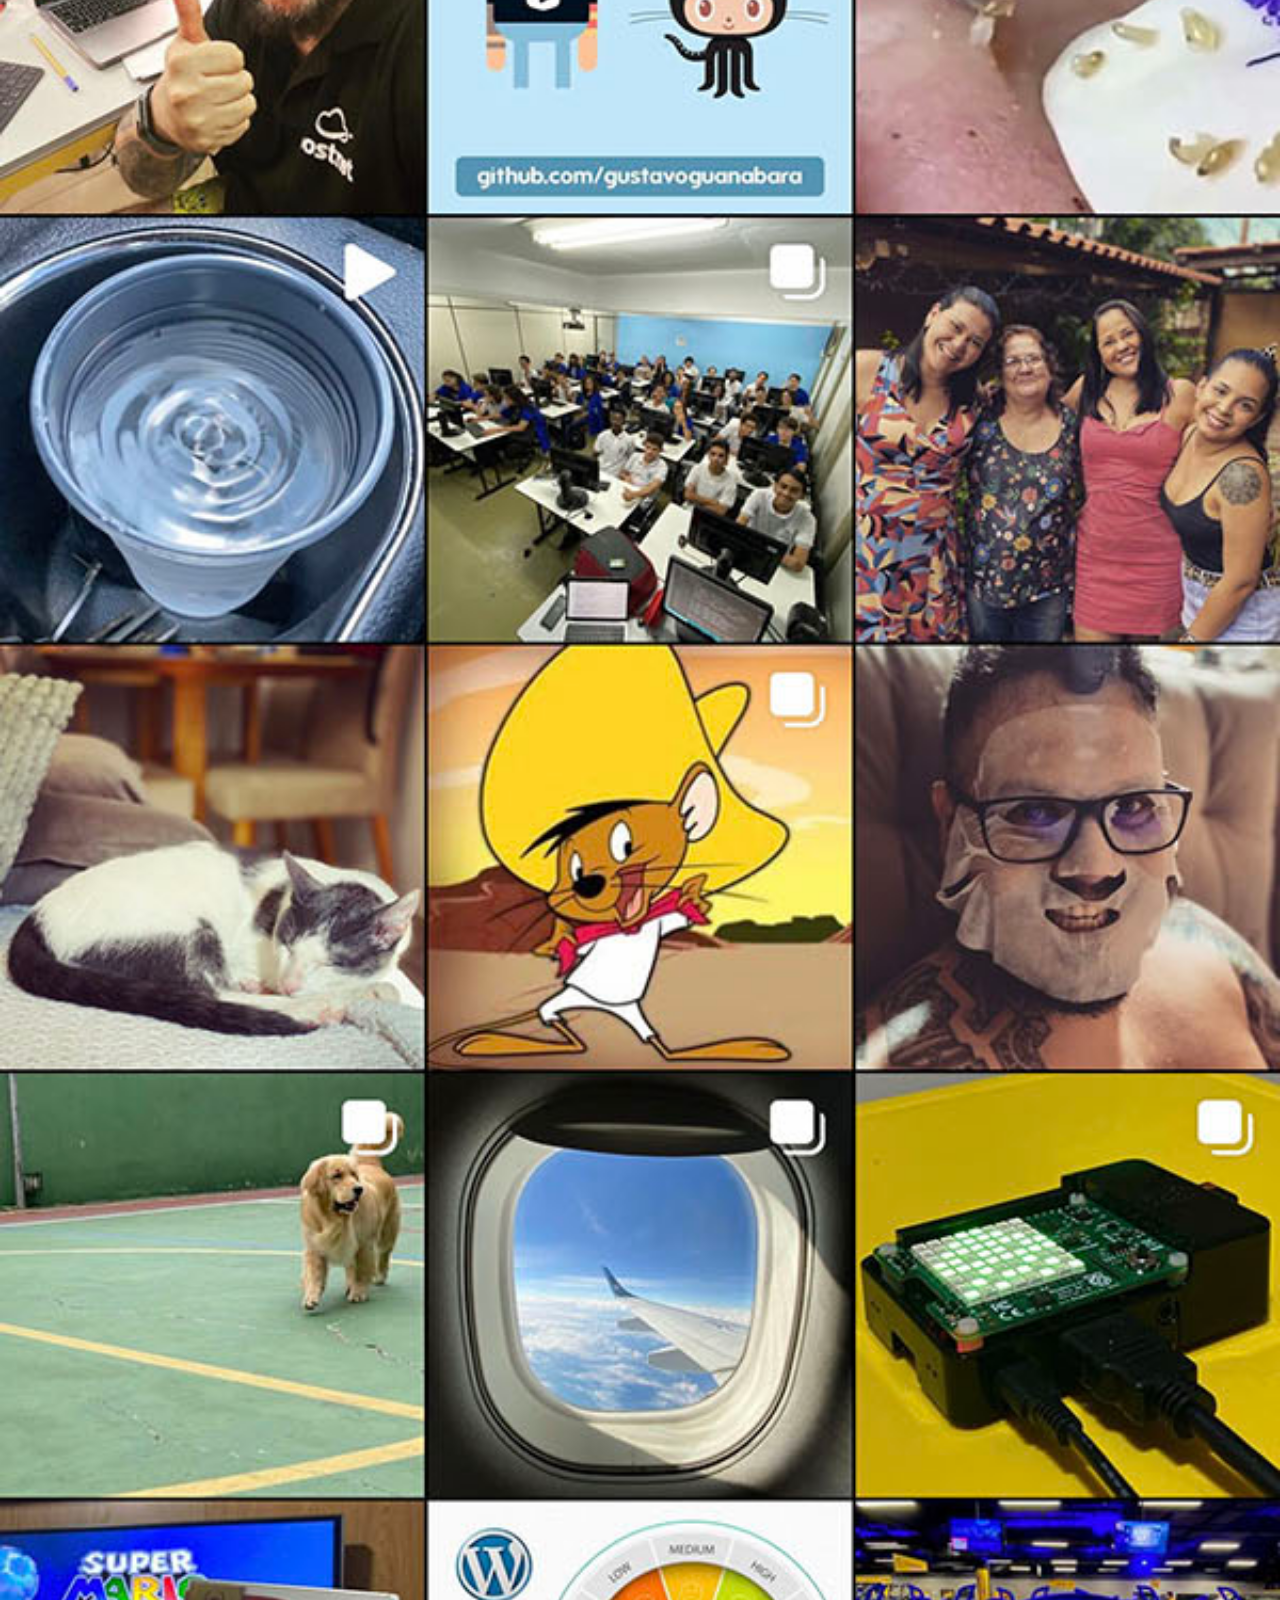
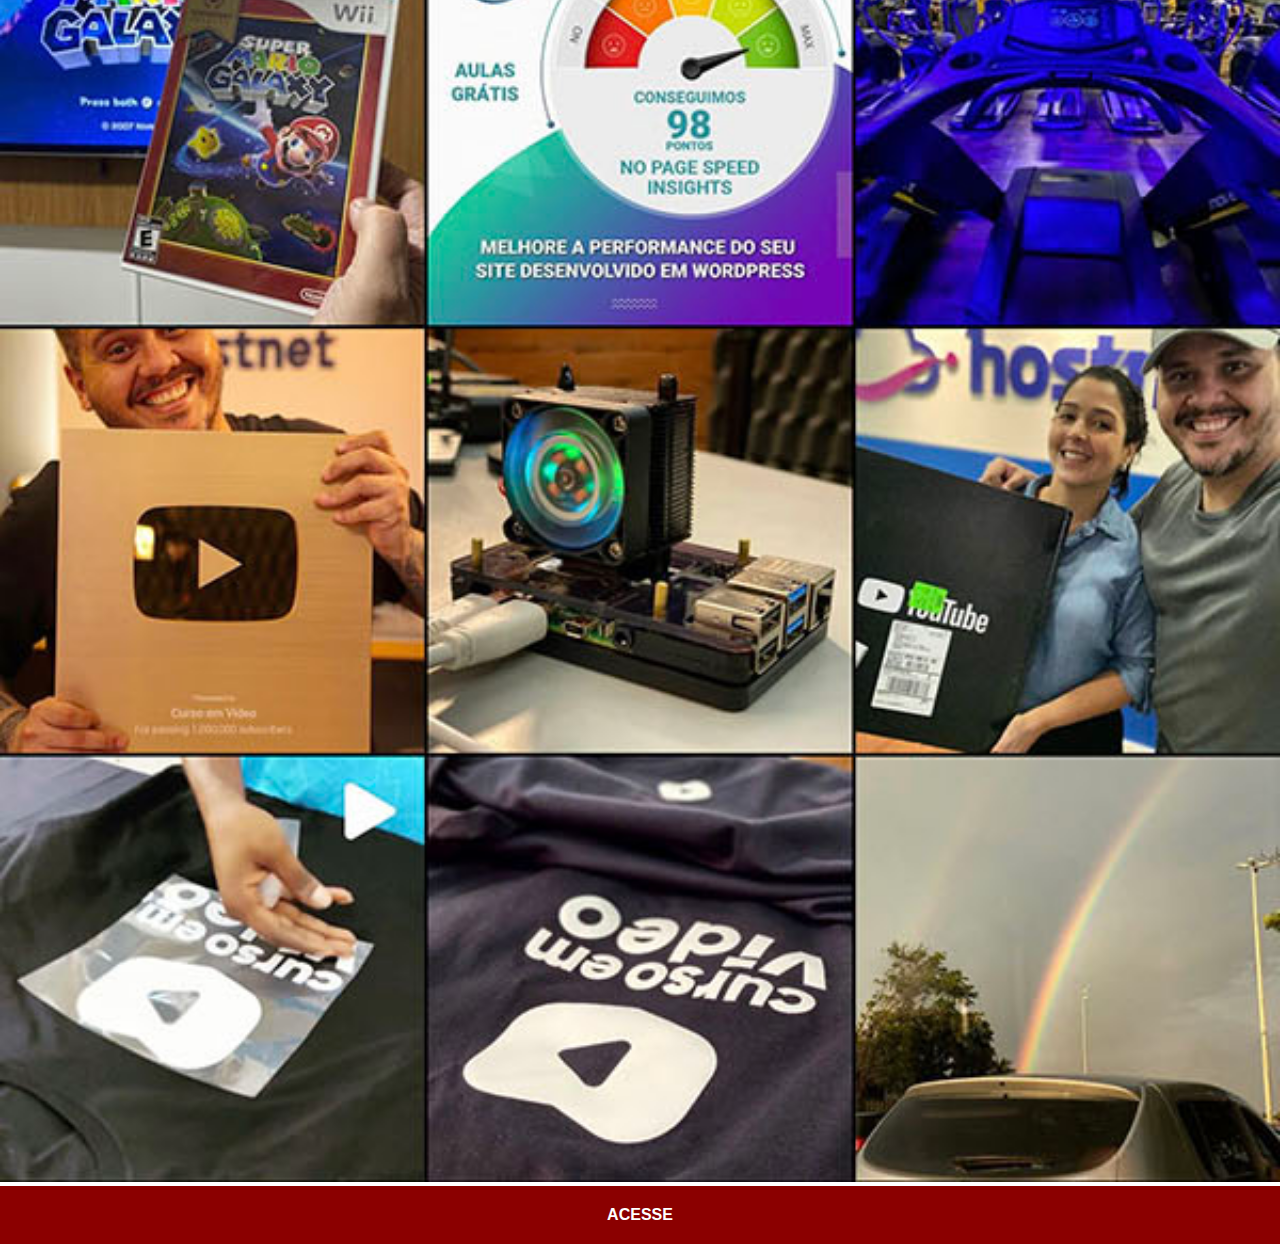
<file: instagram.html>
<!DOCTYPE html>
<html lang="pt-br">
<head>
    <meta charset="UTF-8">
    <meta http-equiv="X-UA-Compatible" content="IE=edge">
    <meta name="viewport" content="width=device-width, initial-scale=1.0">
    <title>YouTube</title>
    <link rel="stylesheet" href="estilos/social.css">
</head>
<body>
    <img src="imagens/tela-instagram.jpg" alt="Instagram">
    <a href="https://www.instagram.com/rodrigoverruck/" target="_blank">ACESSE</a>
</body>
</html>
</file>
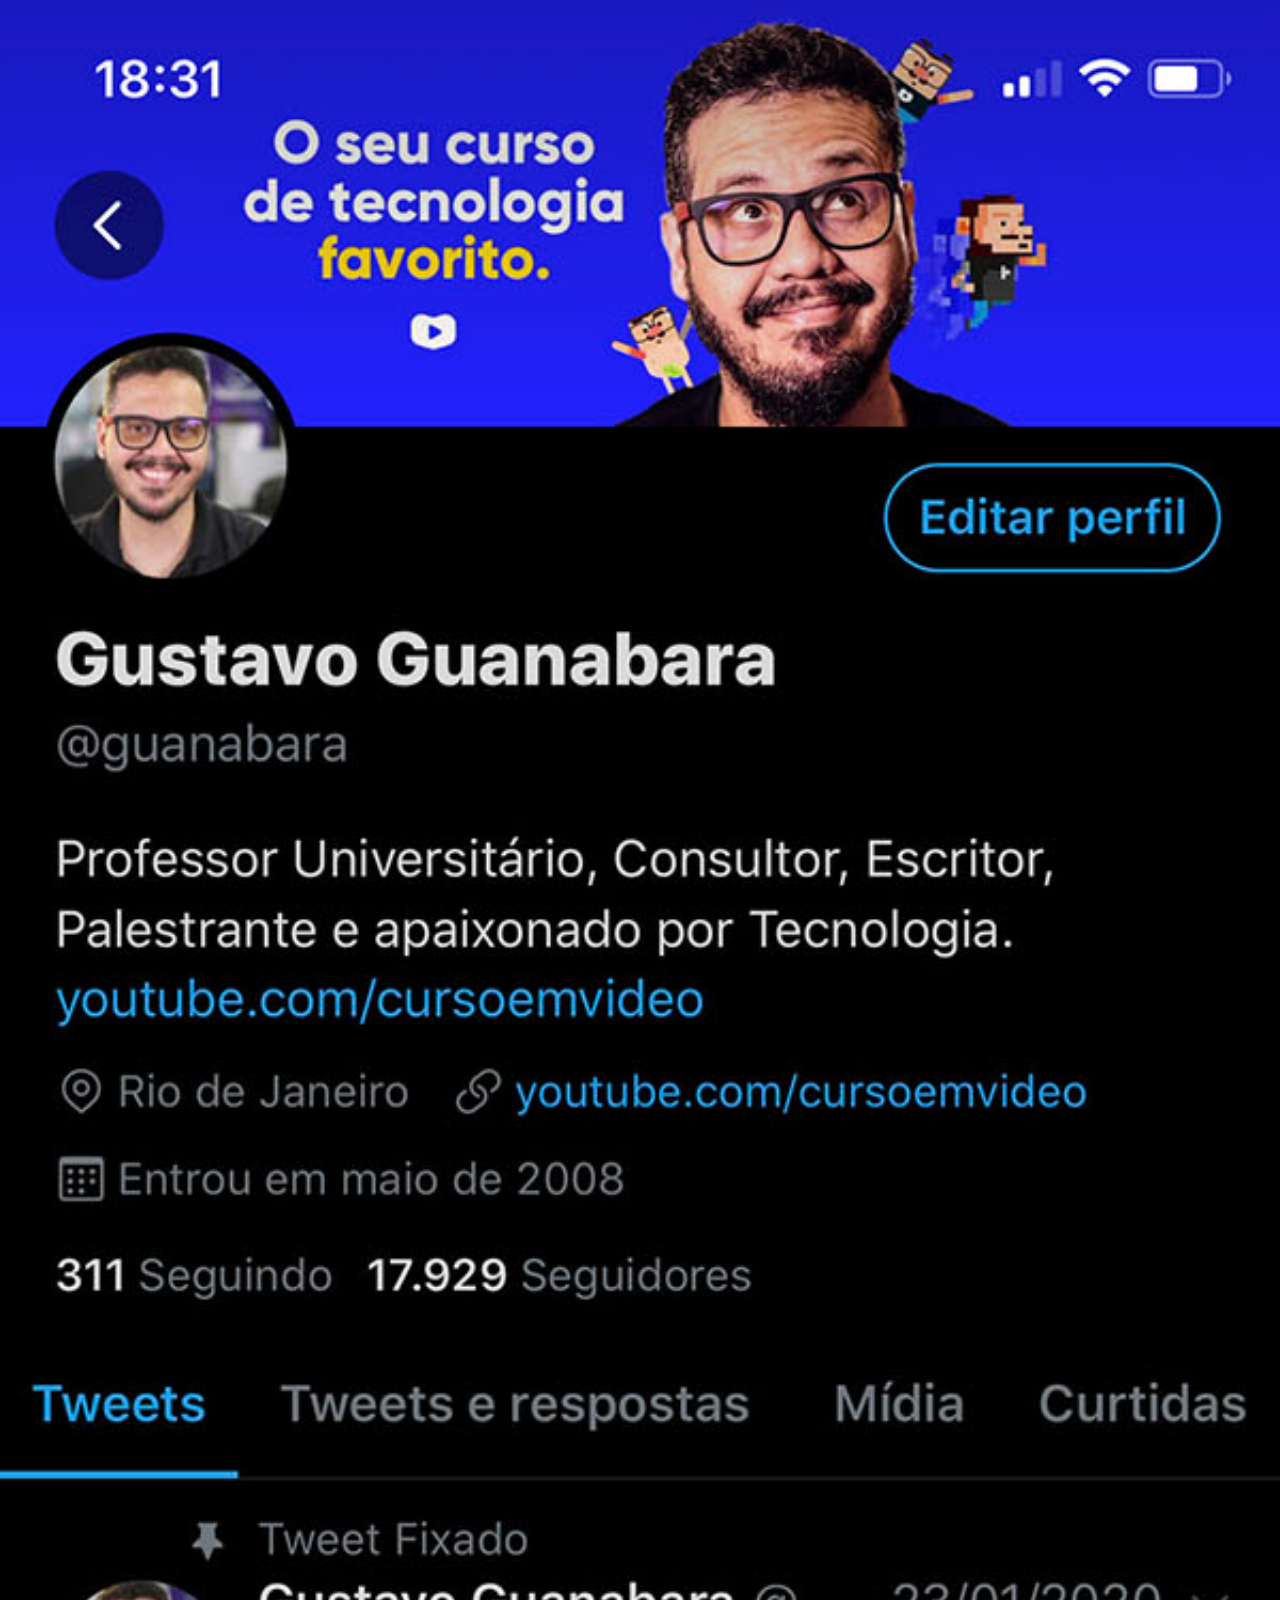
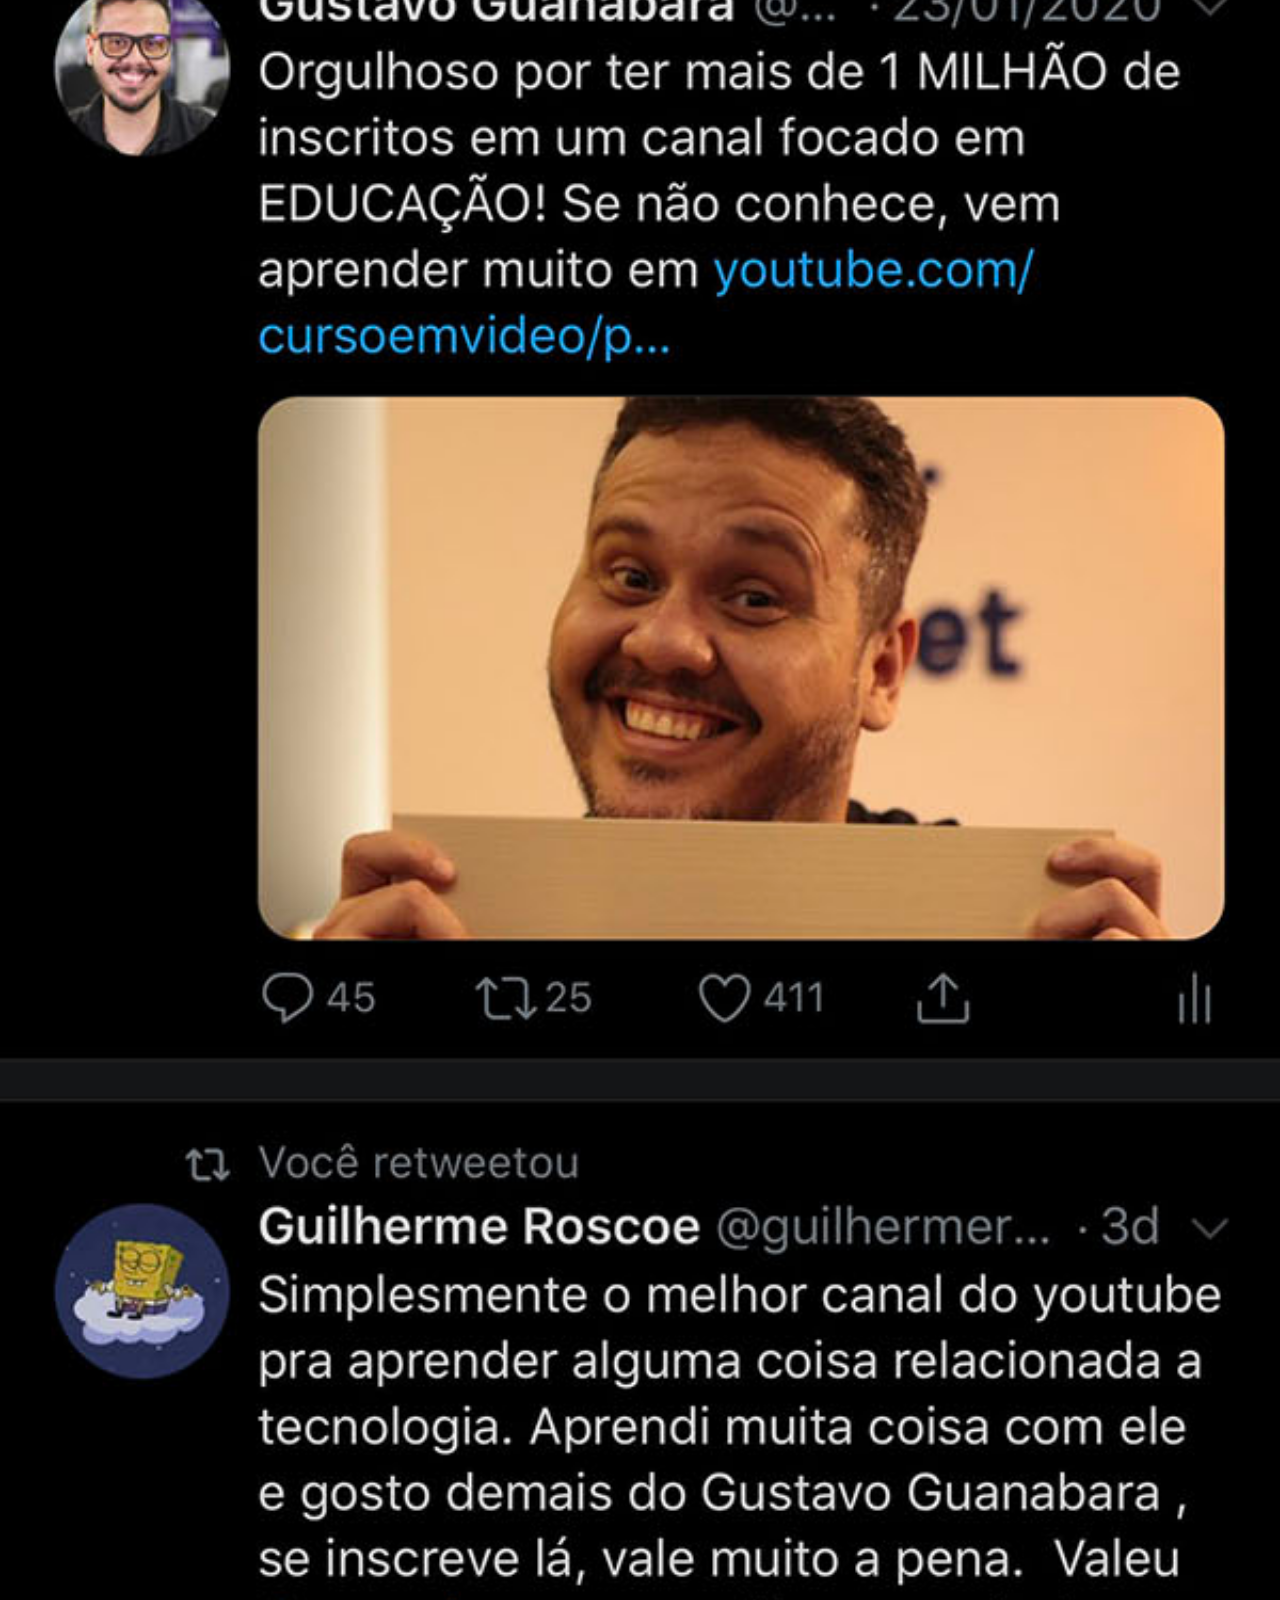
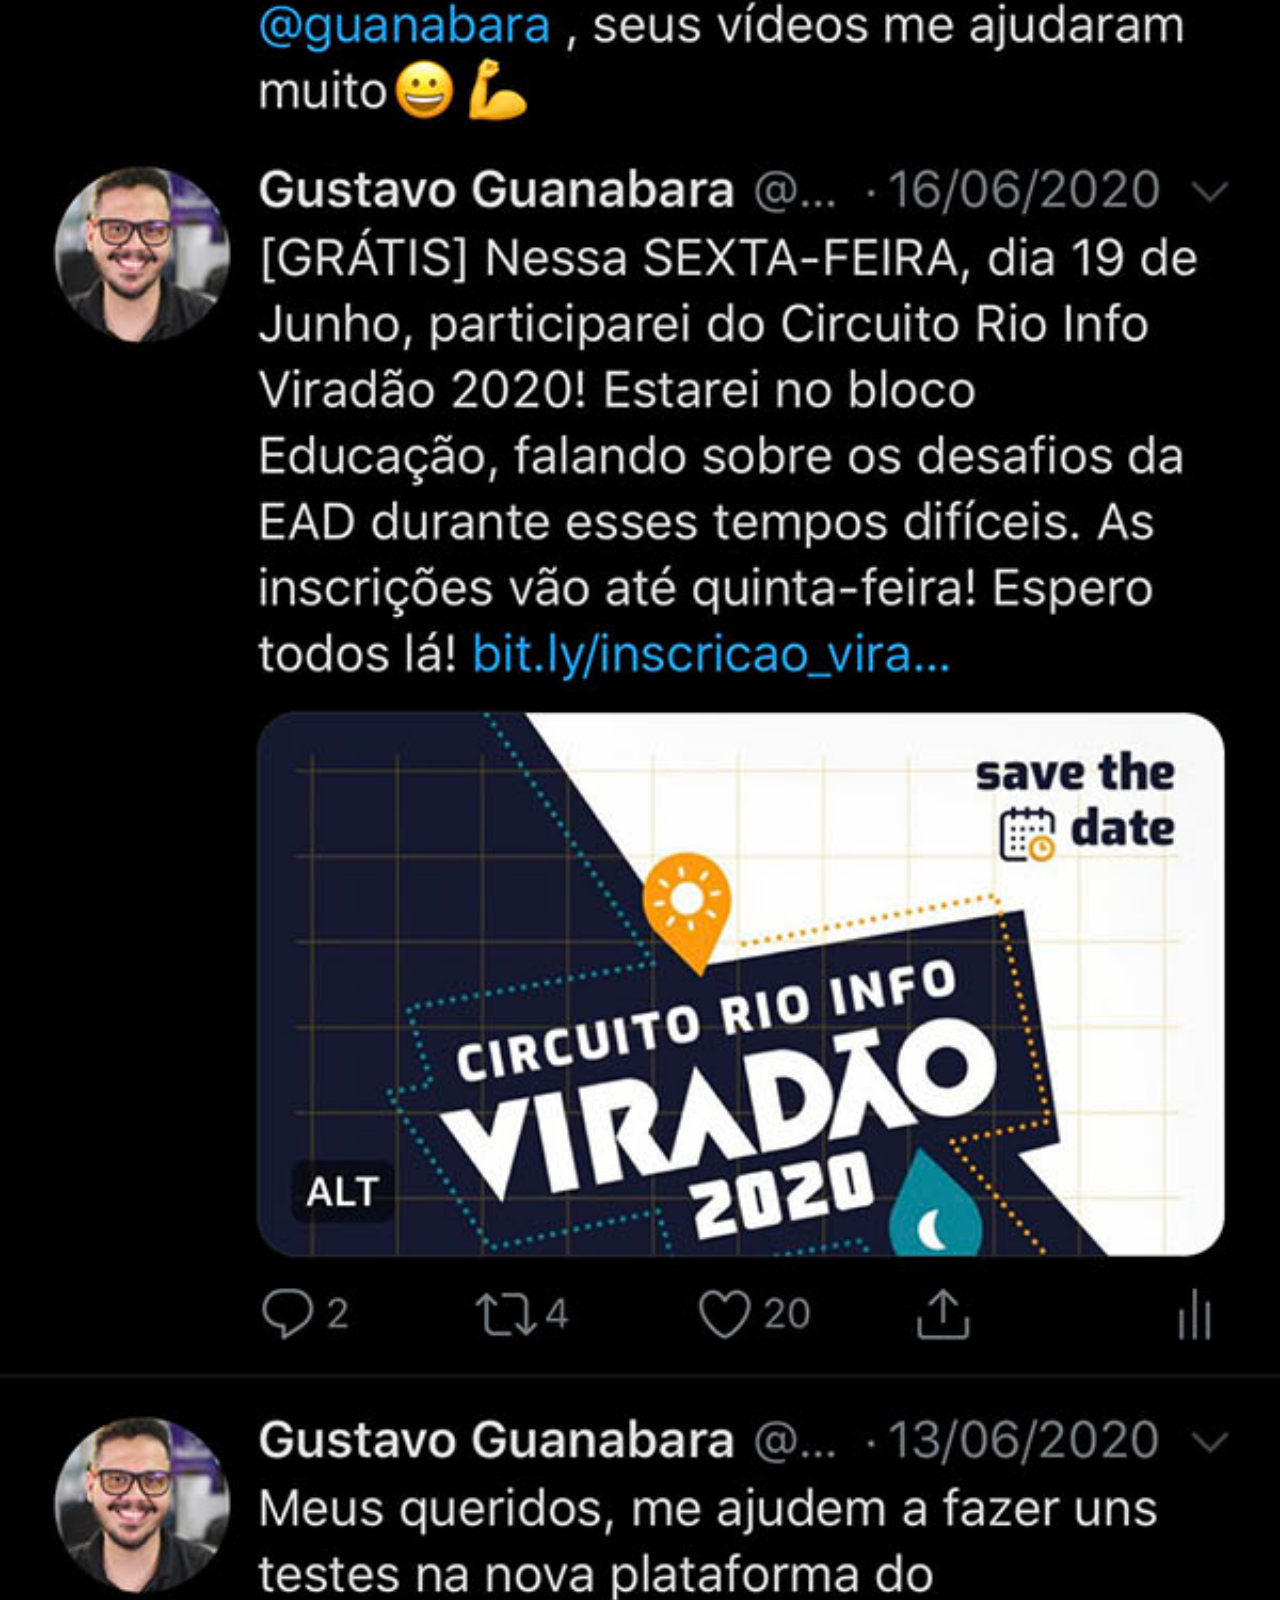
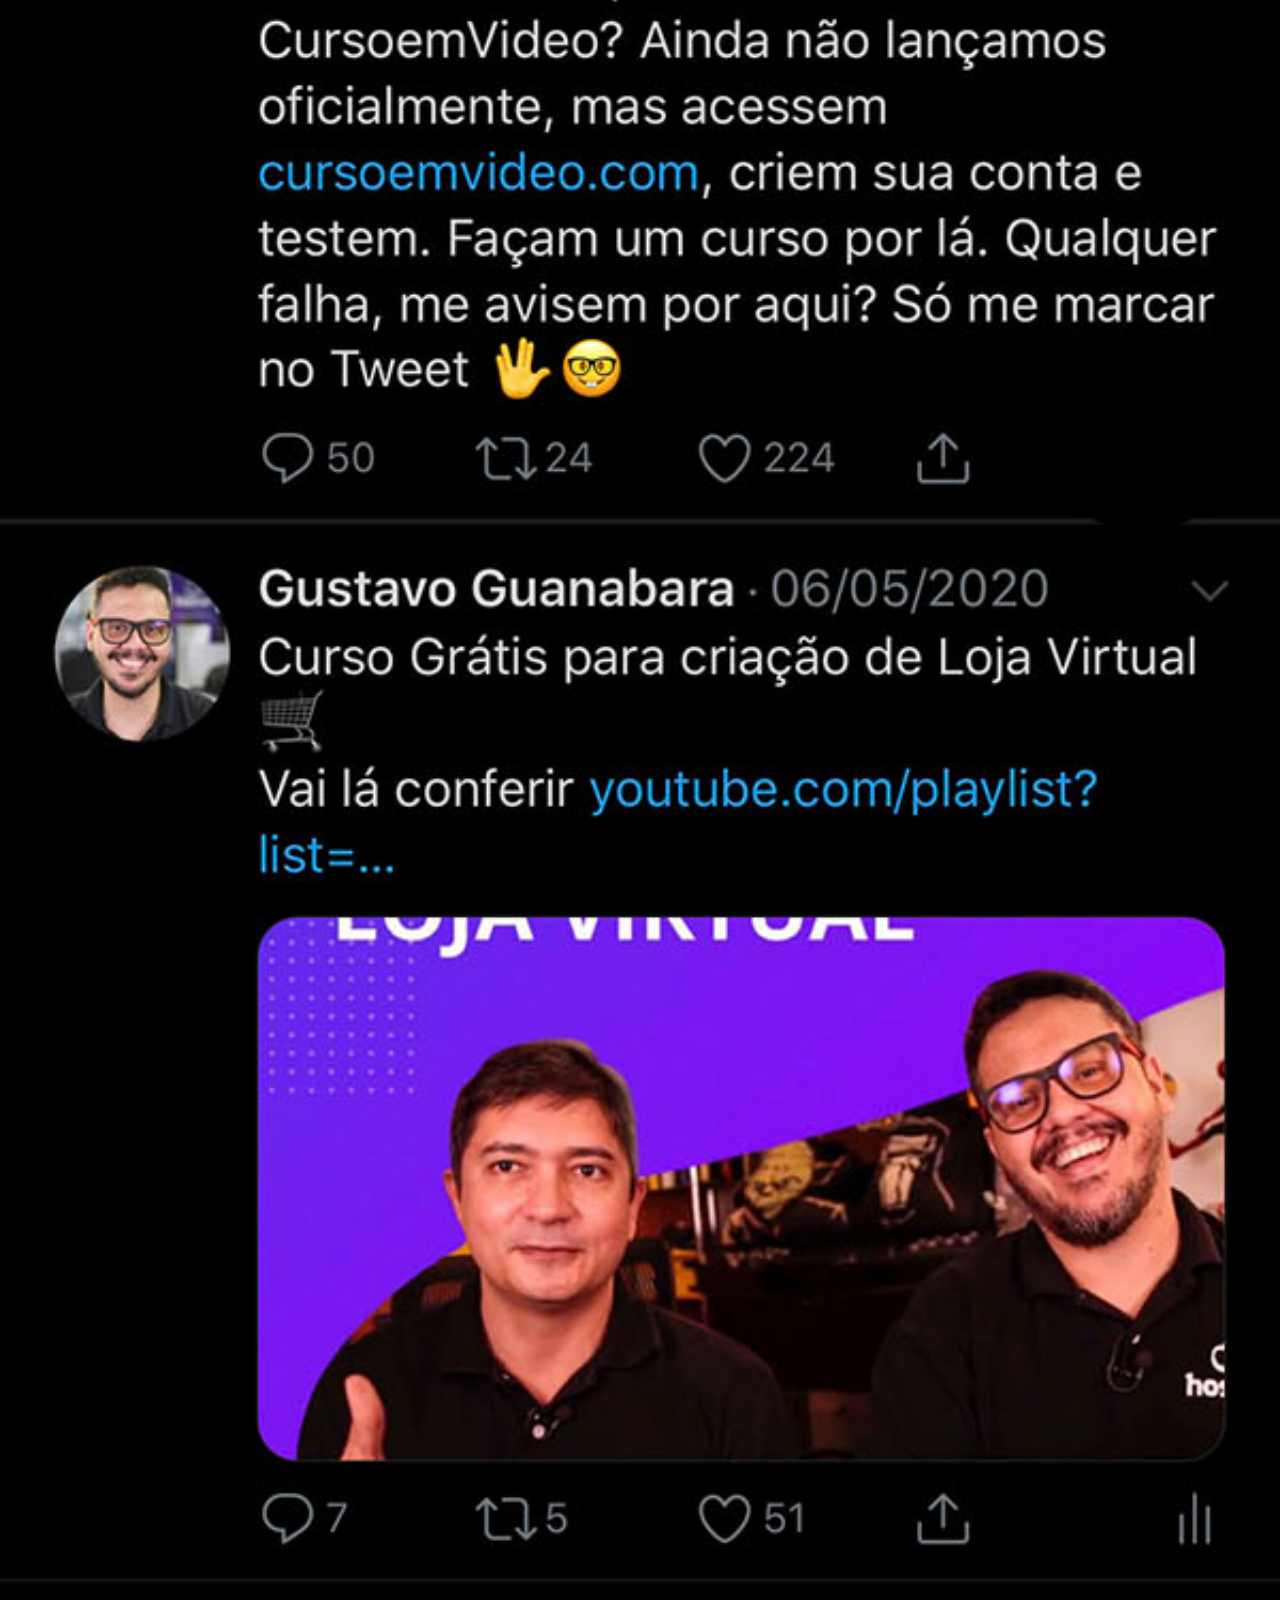
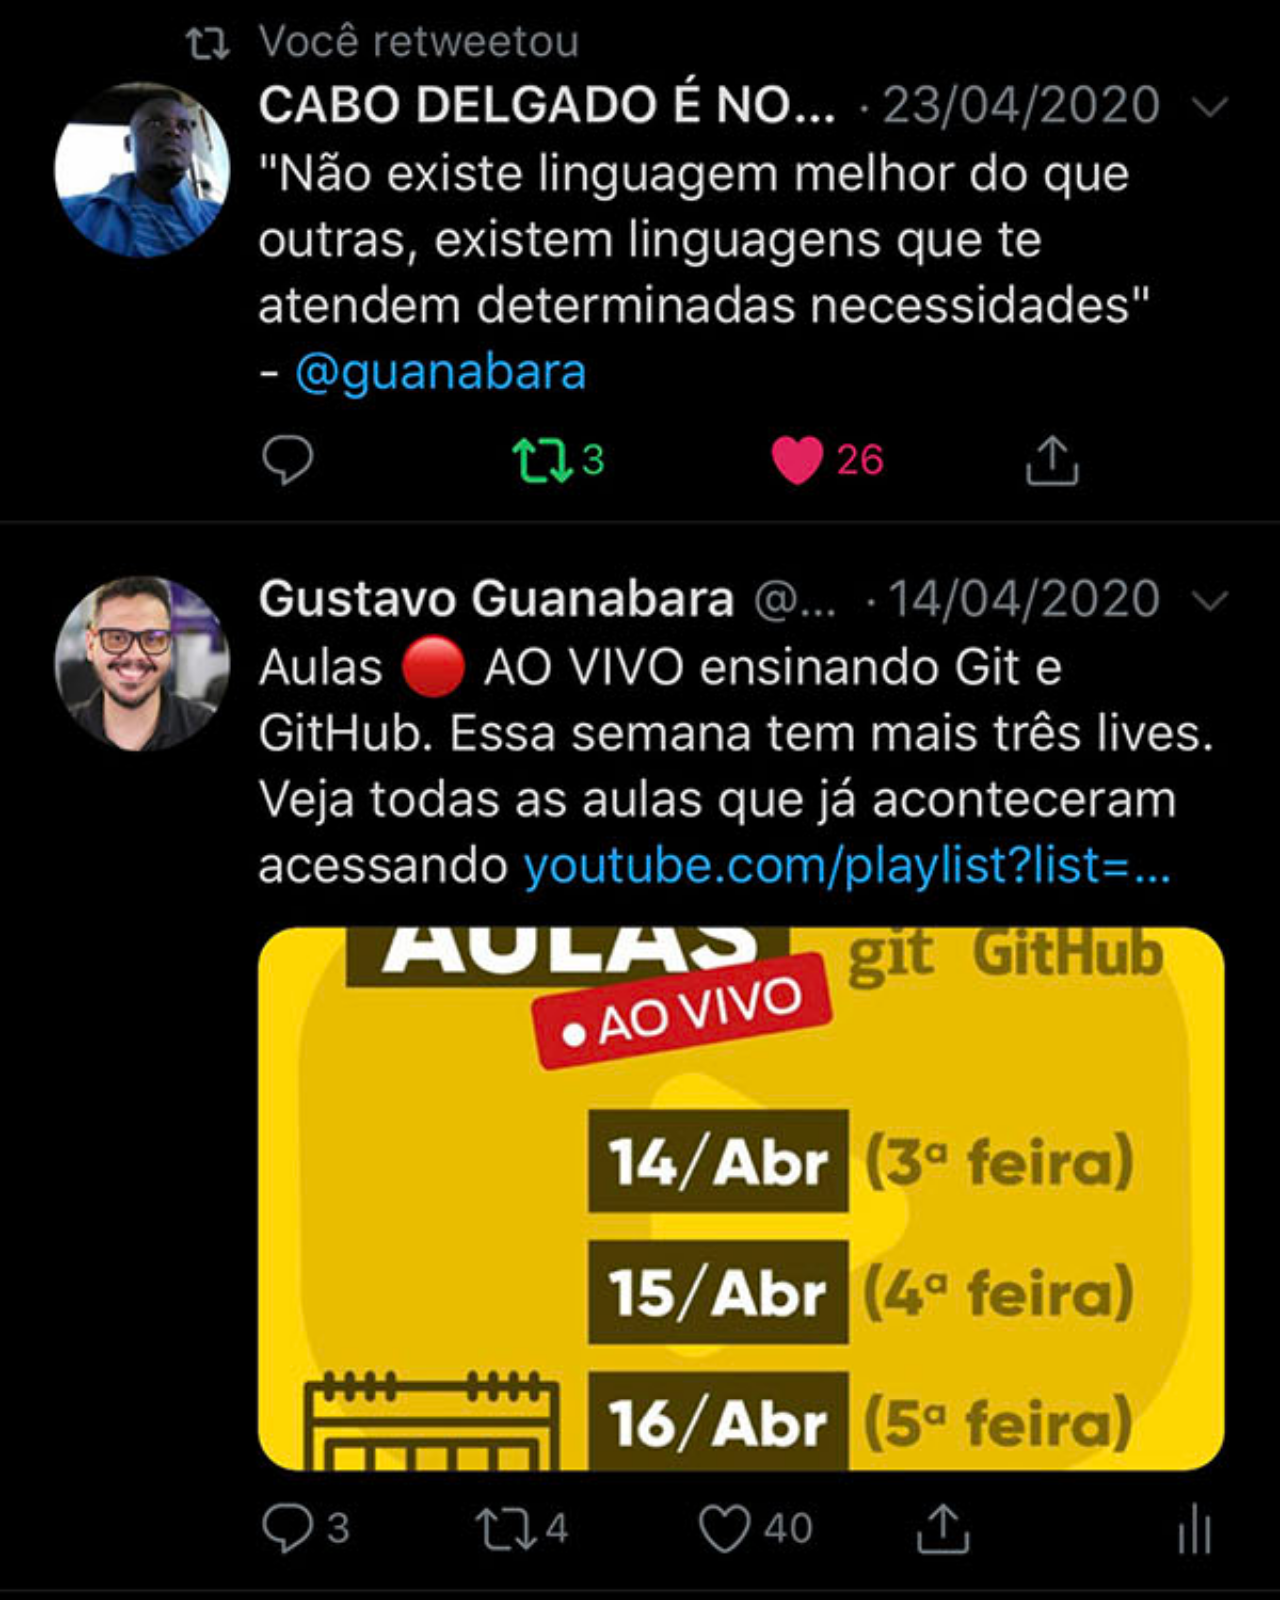
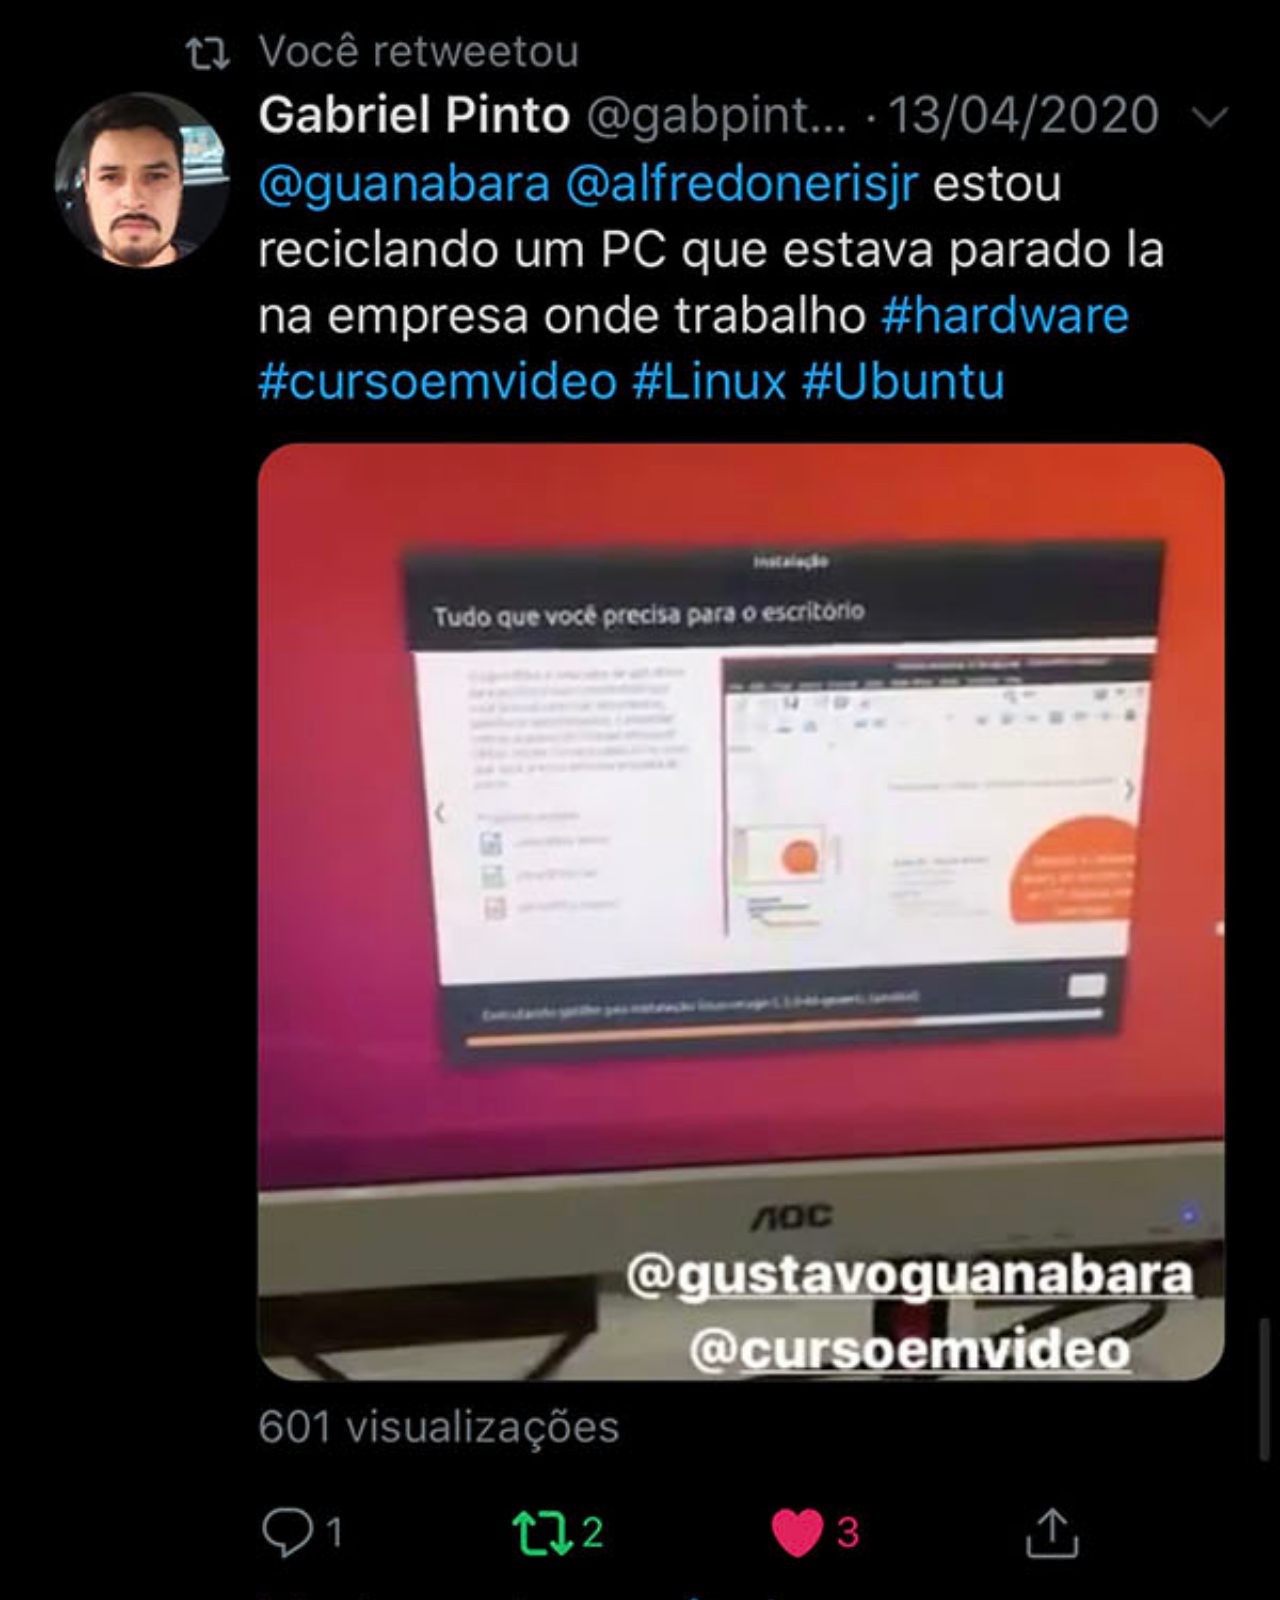
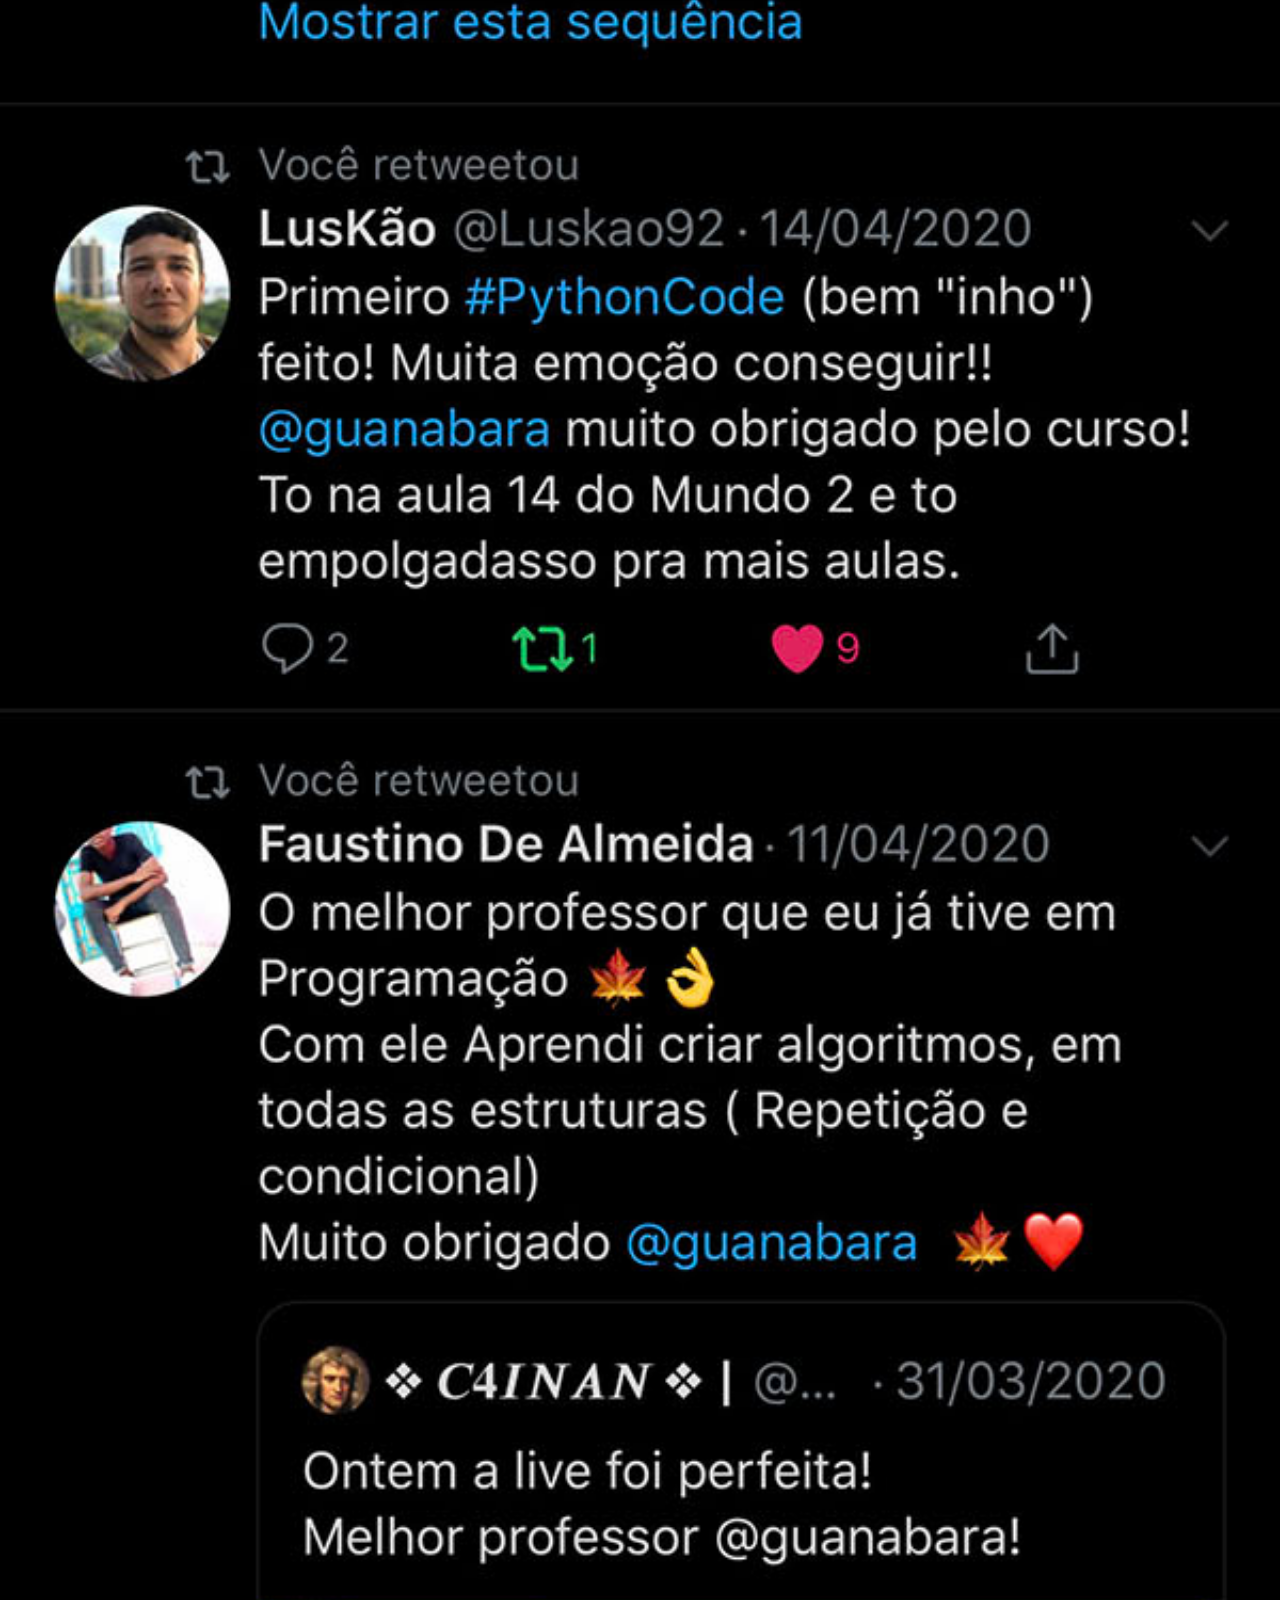
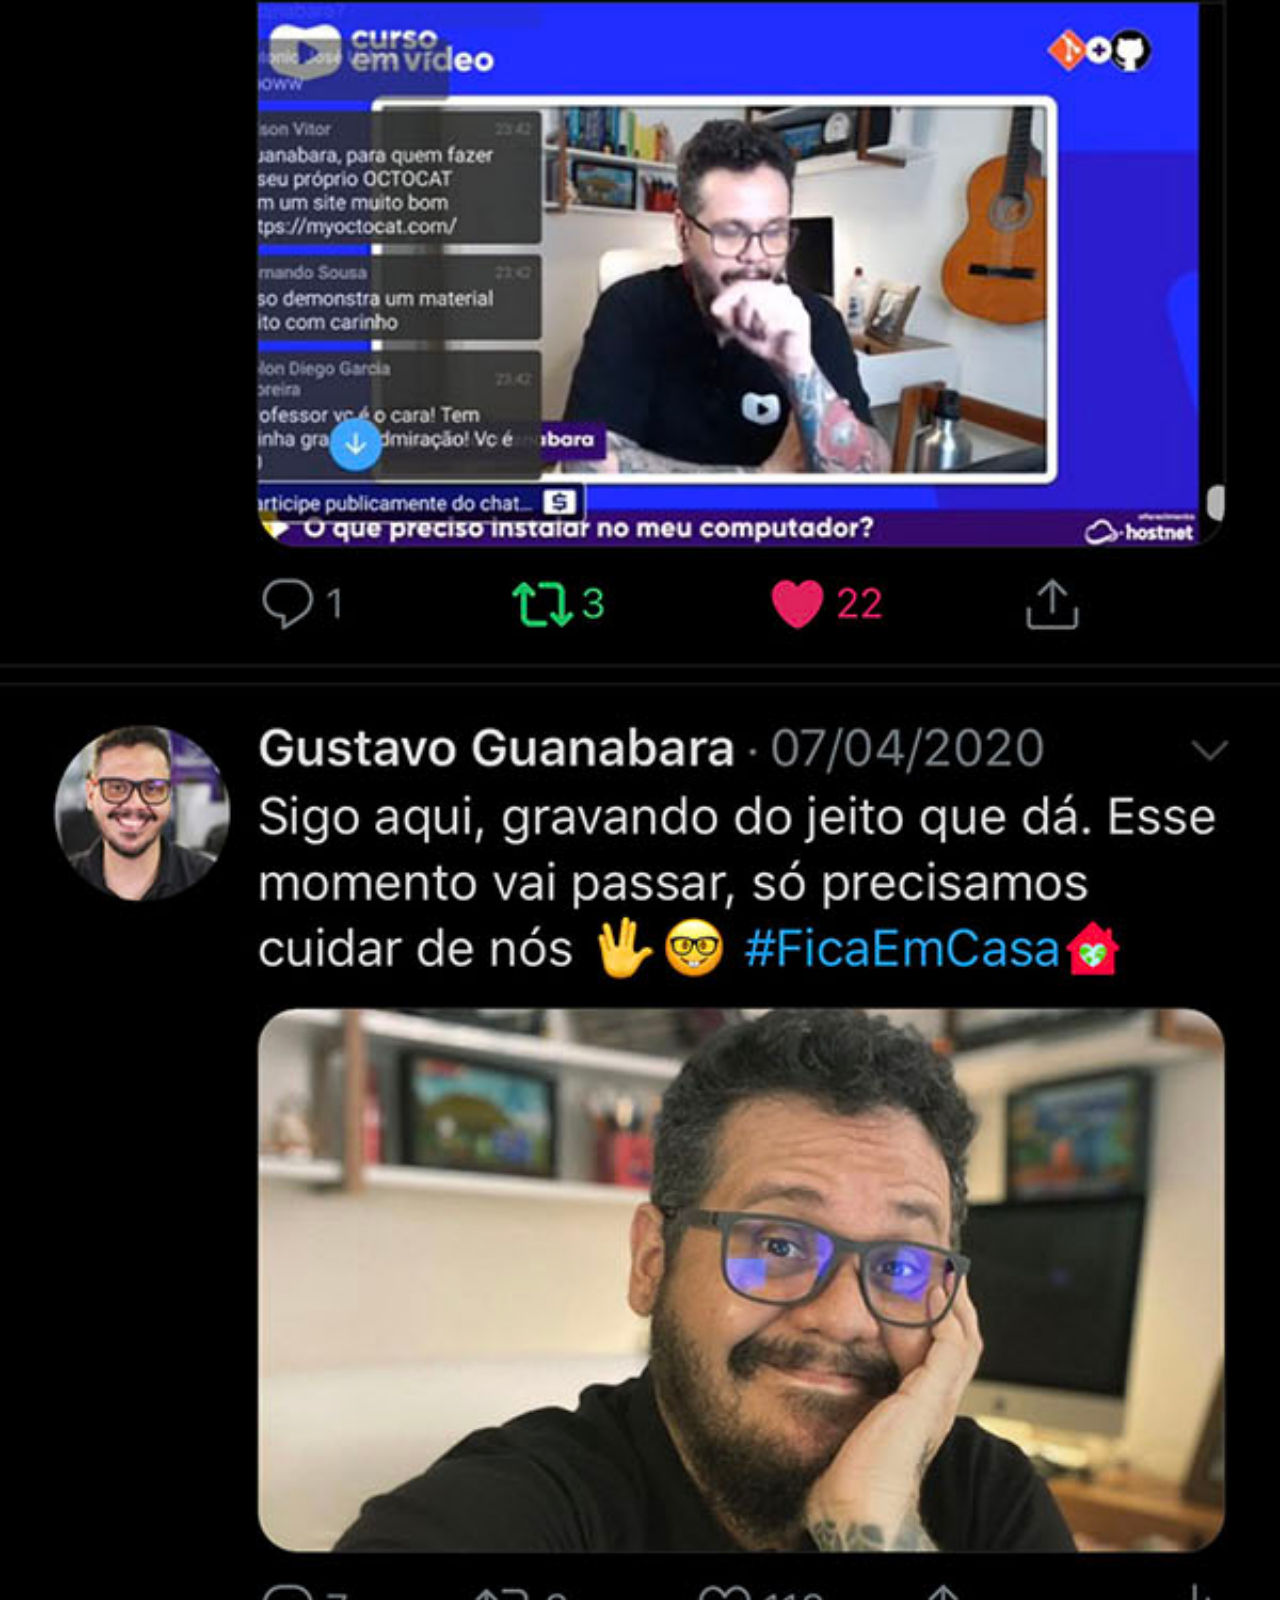
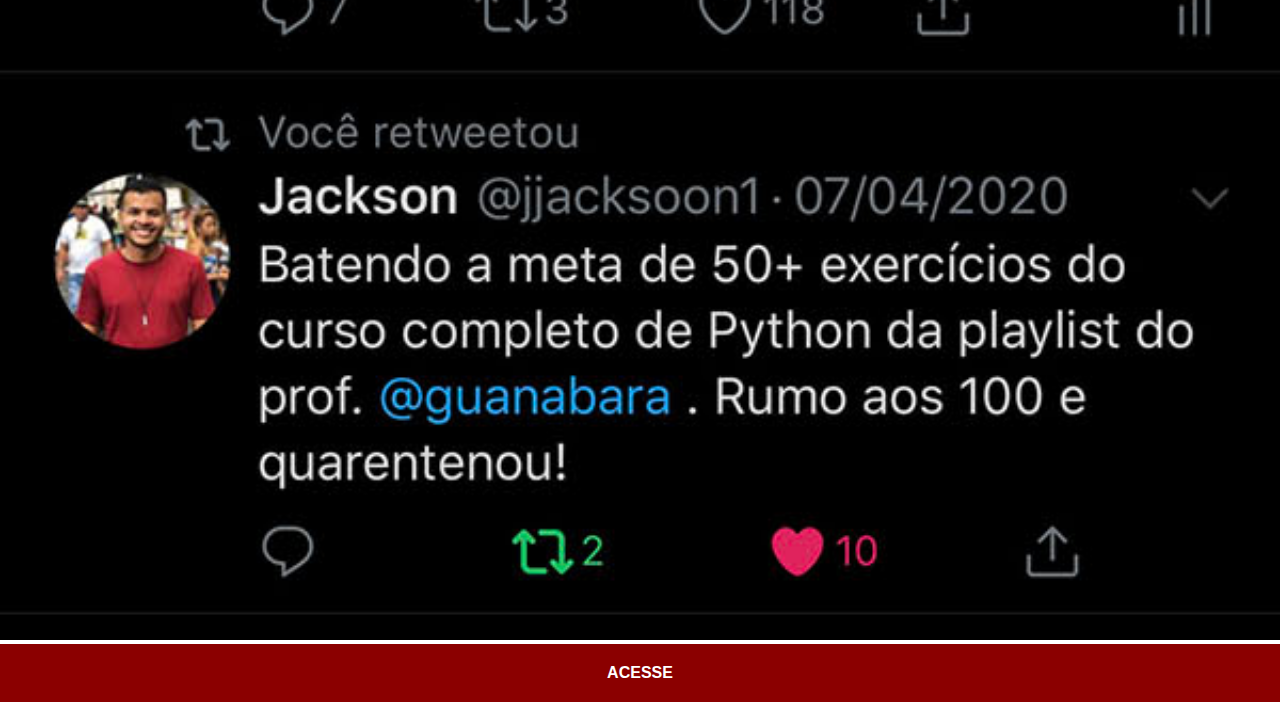
<file: twitter.html>
<!DOCTYPE html>
<html lang="pt-br">
<head>
    <meta charset="UTF-8">
    <meta http-equiv="X-UA-Compatible" content="IE=edge">
    <meta name="viewport" content="width=device-width, initial-scale=1.0">
    <title>Twitter</title>
    <link rel="stylesheet" href="estilos/social.css">
</head>
<body>
    <img src="imagens/tela-twitter.jpg" alt="Twitter">
    <a href="#" target="_blank">ACESSE</a>
</body>
</html>
</file>
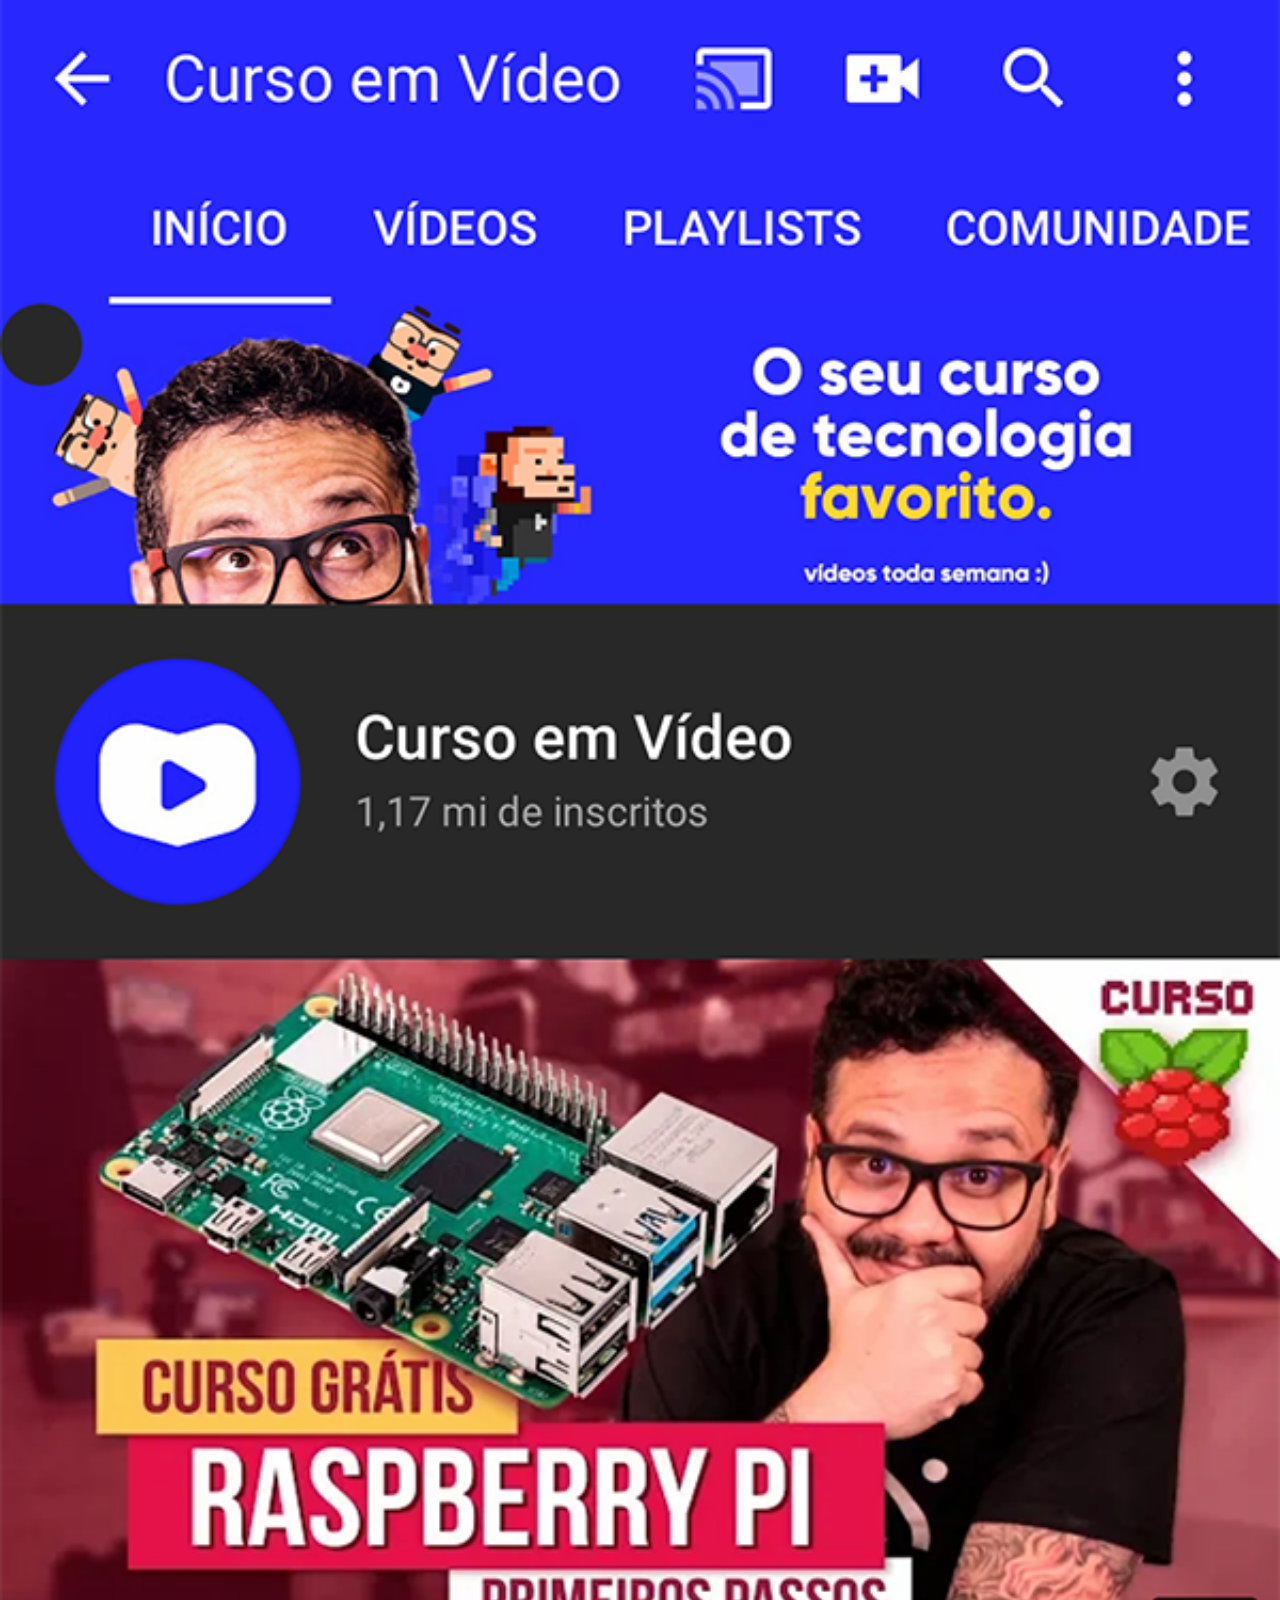
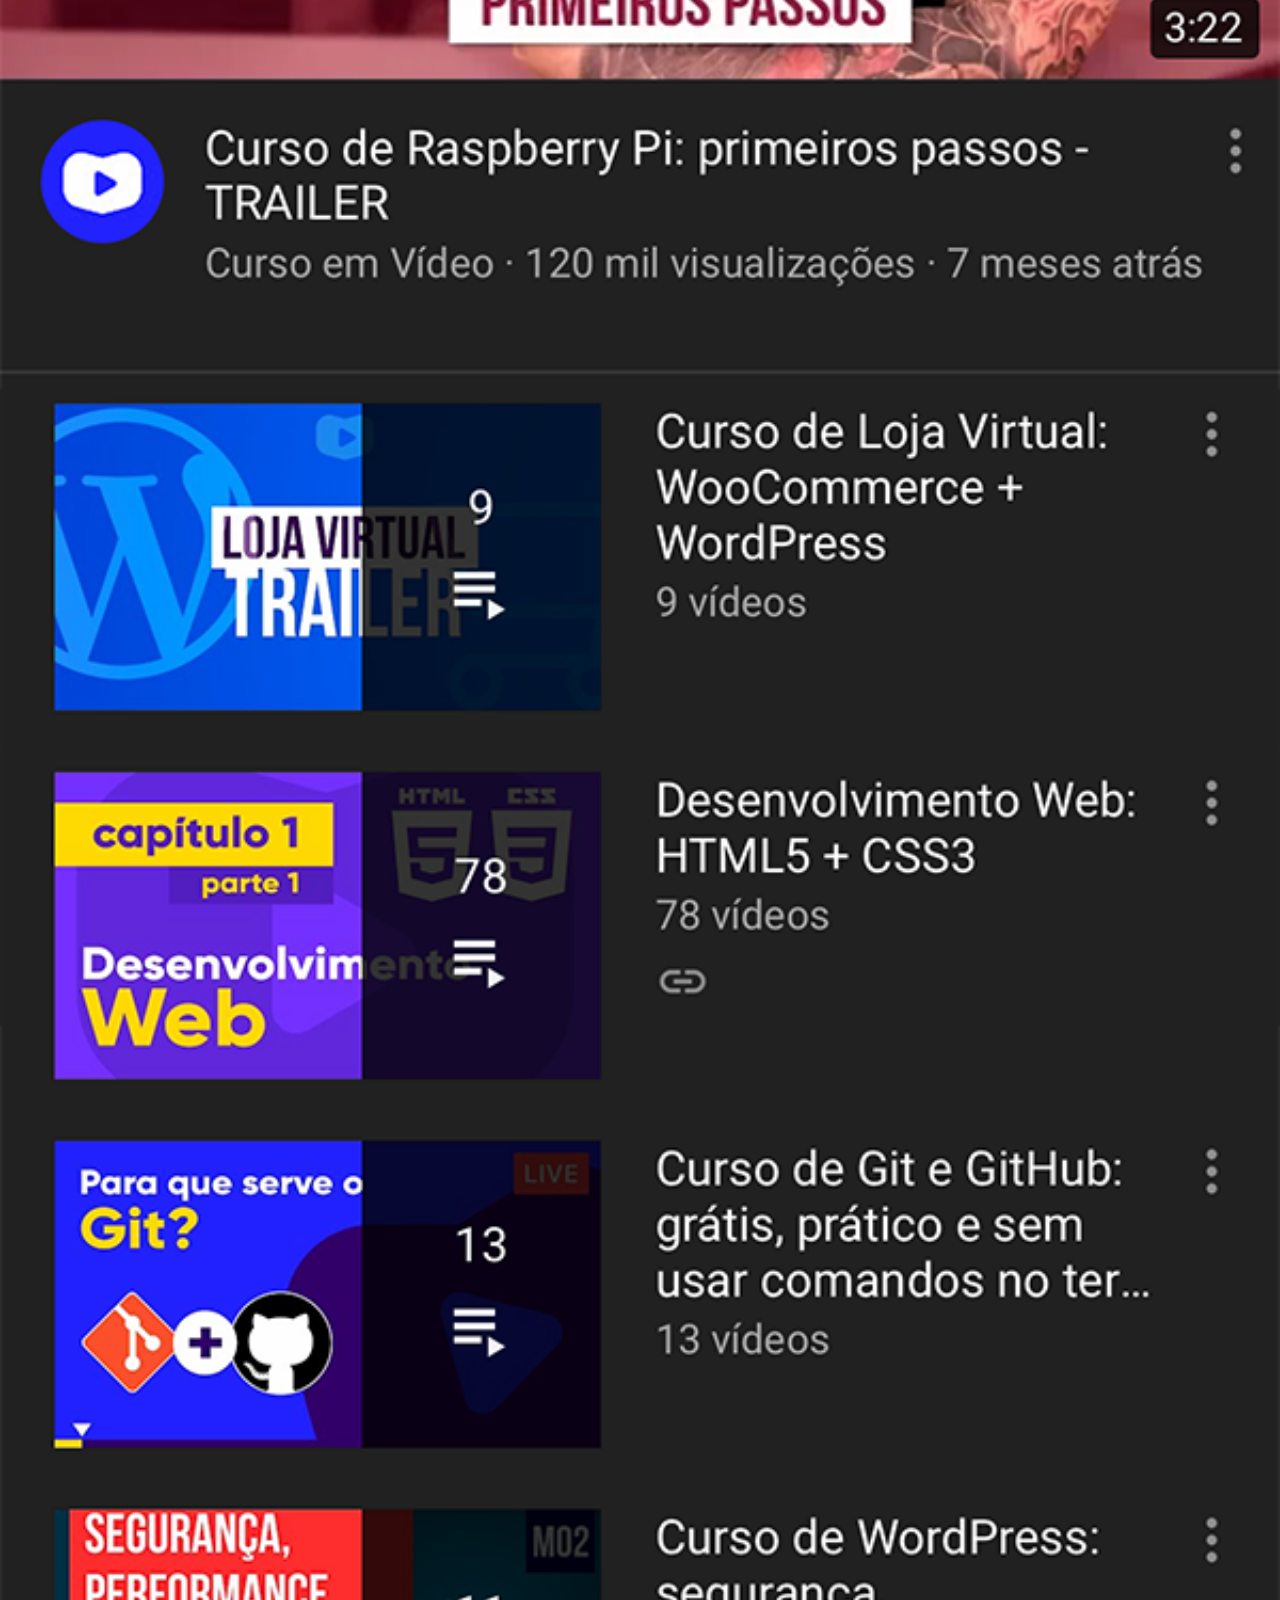
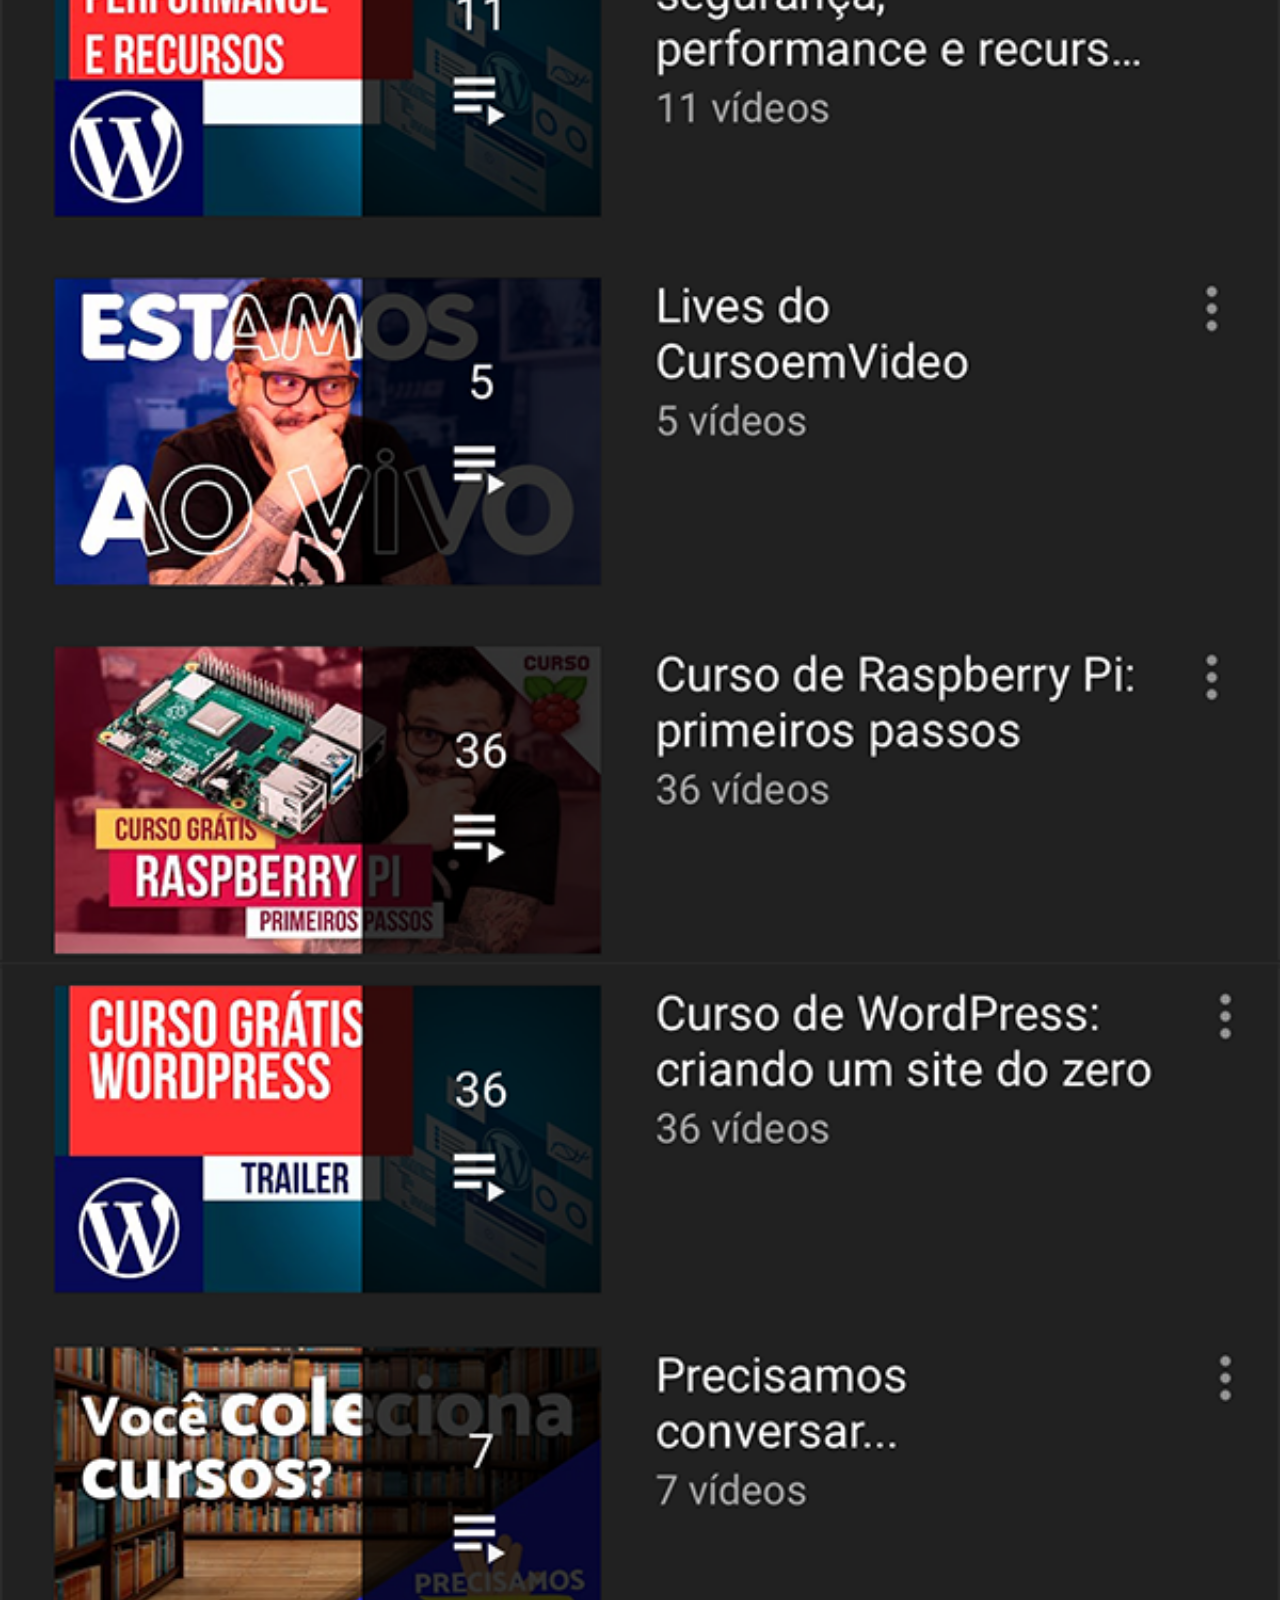
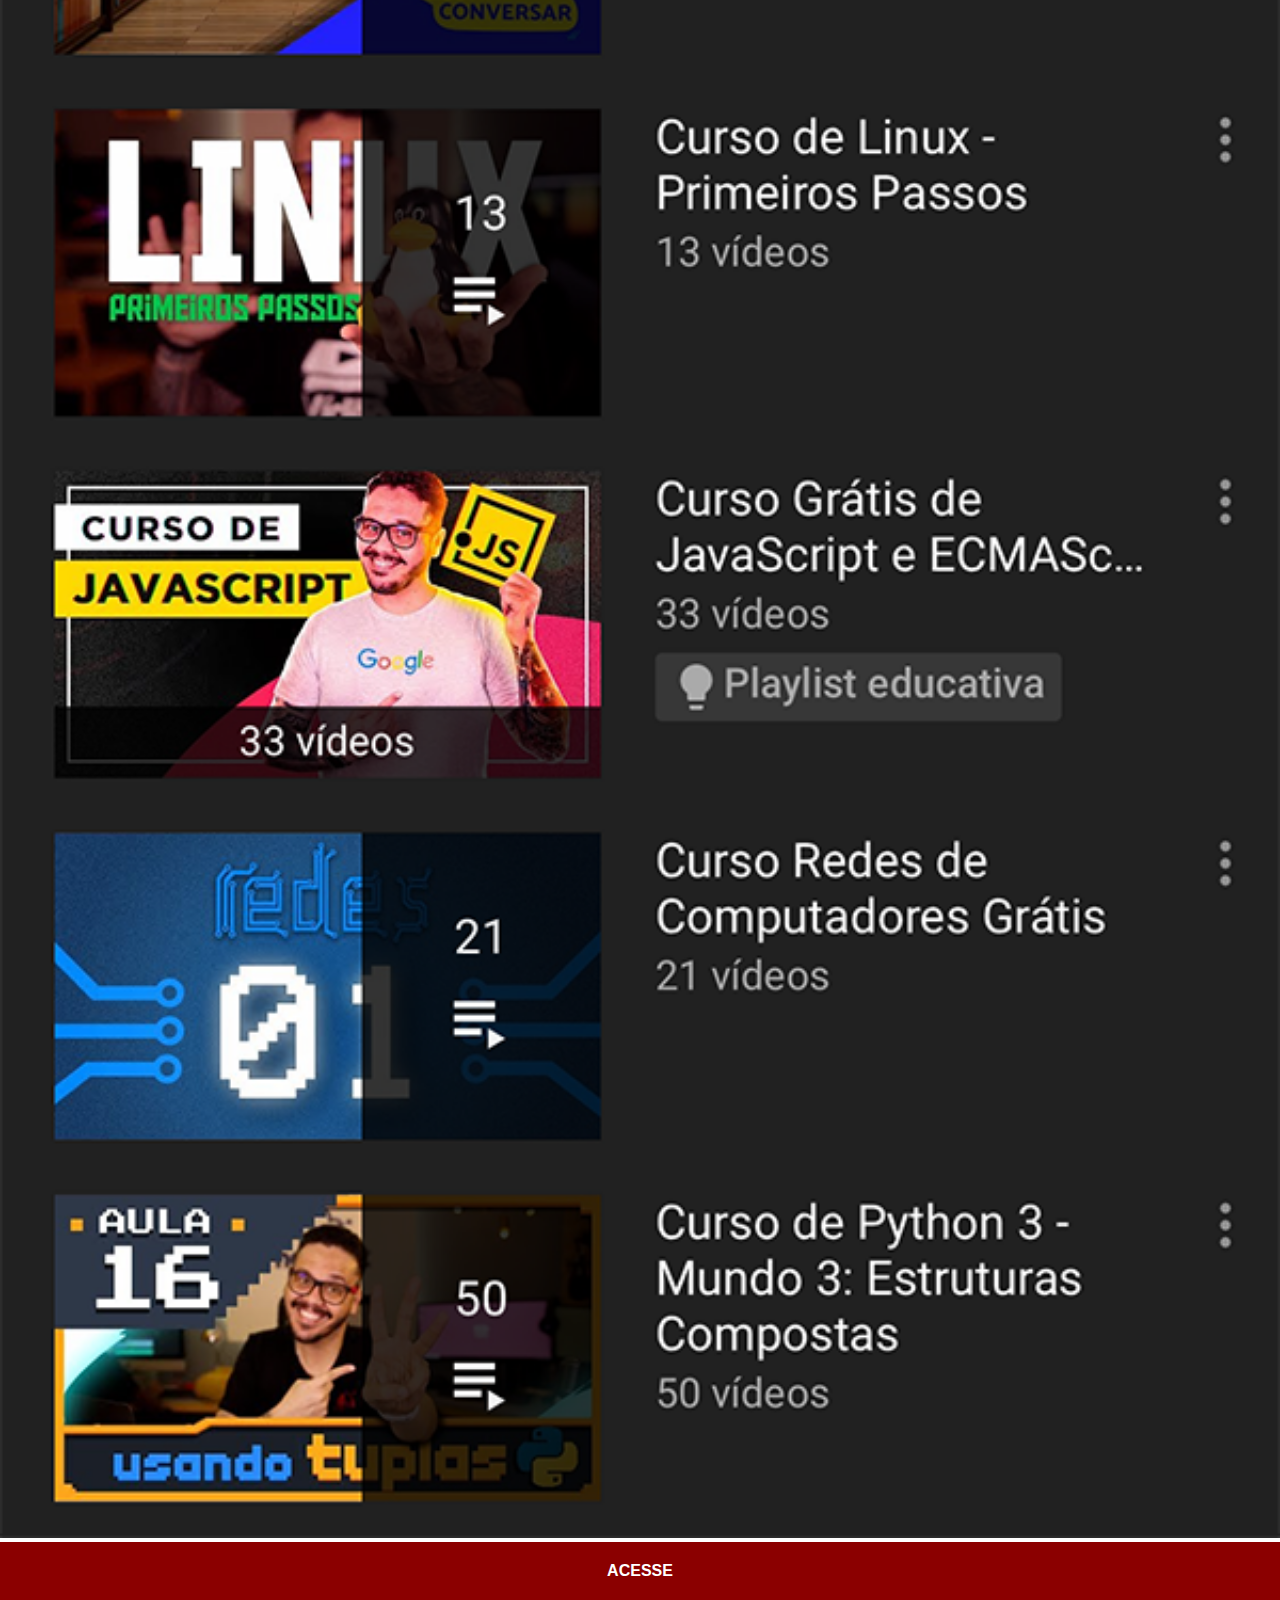
<file: youtube.html>
<!DOCTYPE html>
<html lang="pt-br">
<head>
    <meta charset="UTF-8">
    <meta http-equiv="X-UA-Compatible" content="IE=edge">
    <meta name="viewport" content="width=device-width, initial-scale=1.0">
    <title>YouTube</title>
    <link rel="stylesheet" href="estilos/social.css">
</head>
<body>
    <img src="imagens/tela-youtube.png" alt="YouTube">
    <a href="https://www.youtube.com/channel/UCGa_fyUM6eBMNc2W5Iao_4Q" target="_blank">ACESSE</a>
</body>
</html>
</file>
<file: estilos/style.css>
@charset "UTF-8";

* {
    margin: 0px;
    padding: 0px;
    font-family: Arial, Helvetica, sans-serif;
}

html, body {
    height: 100vh;
    width: 100vw;
    background-color: black;
}

body {
    background: url('../imagens/fundo-madeira.jpg') no-repeat top center;
    background-size: cover;
    background-attachment: fixed;
}

main {
    position: relative;
    height: 100vh;
}

section#telefone {
    position: absolute;
    top: 50%;
    left: 50%;
    transform: translate(-50%, -50%);

    height: 627px;
    width: 311px;
    background: url(../imagens/frame-iphone.png) no-repeat;
}

iframe#tela {
    position: relative;
    top: 80px;
    left: 22px;
    width: 267px;
    height: 471px;
}

section#redes-sociais img {
    width: 50px;
    margin: 10px;
    border-radius: 50%;
    box-shadow: 2px 2px 5px rgba(0, 0, 0, 0.473);
    box-sizing: border-box;
}

section#redes-sociais {
    text-align: right;
}

section#redes-sociais img:hover {
    border: 2px solid rgba(255, 255, 255, 0.623);
    transform: translate(-3px, -3px);
    box-shadow: 5px 5px 10px rgb(0, 0, 0);
    transition: transform 0.3s;
}
</file>
<file: estilos/social.css>
@charset "UTF-8";

* {
    margin: 0px;
    padding: 0px;
    font-family: Arial, Helvetica, sans-serif;
}

::-webkit-scrollbar {
    width: 0px;
    height: 0px;
}

img {
    width: 100vw;
}

a {
    display: block;
    background-color: darkred;
    color: white;
    padding: 20px;
    text-align: center;
    font-weight: bolder;
    text-decoration: none;
}

a:hover {
    background-color: red;
}
</file>
